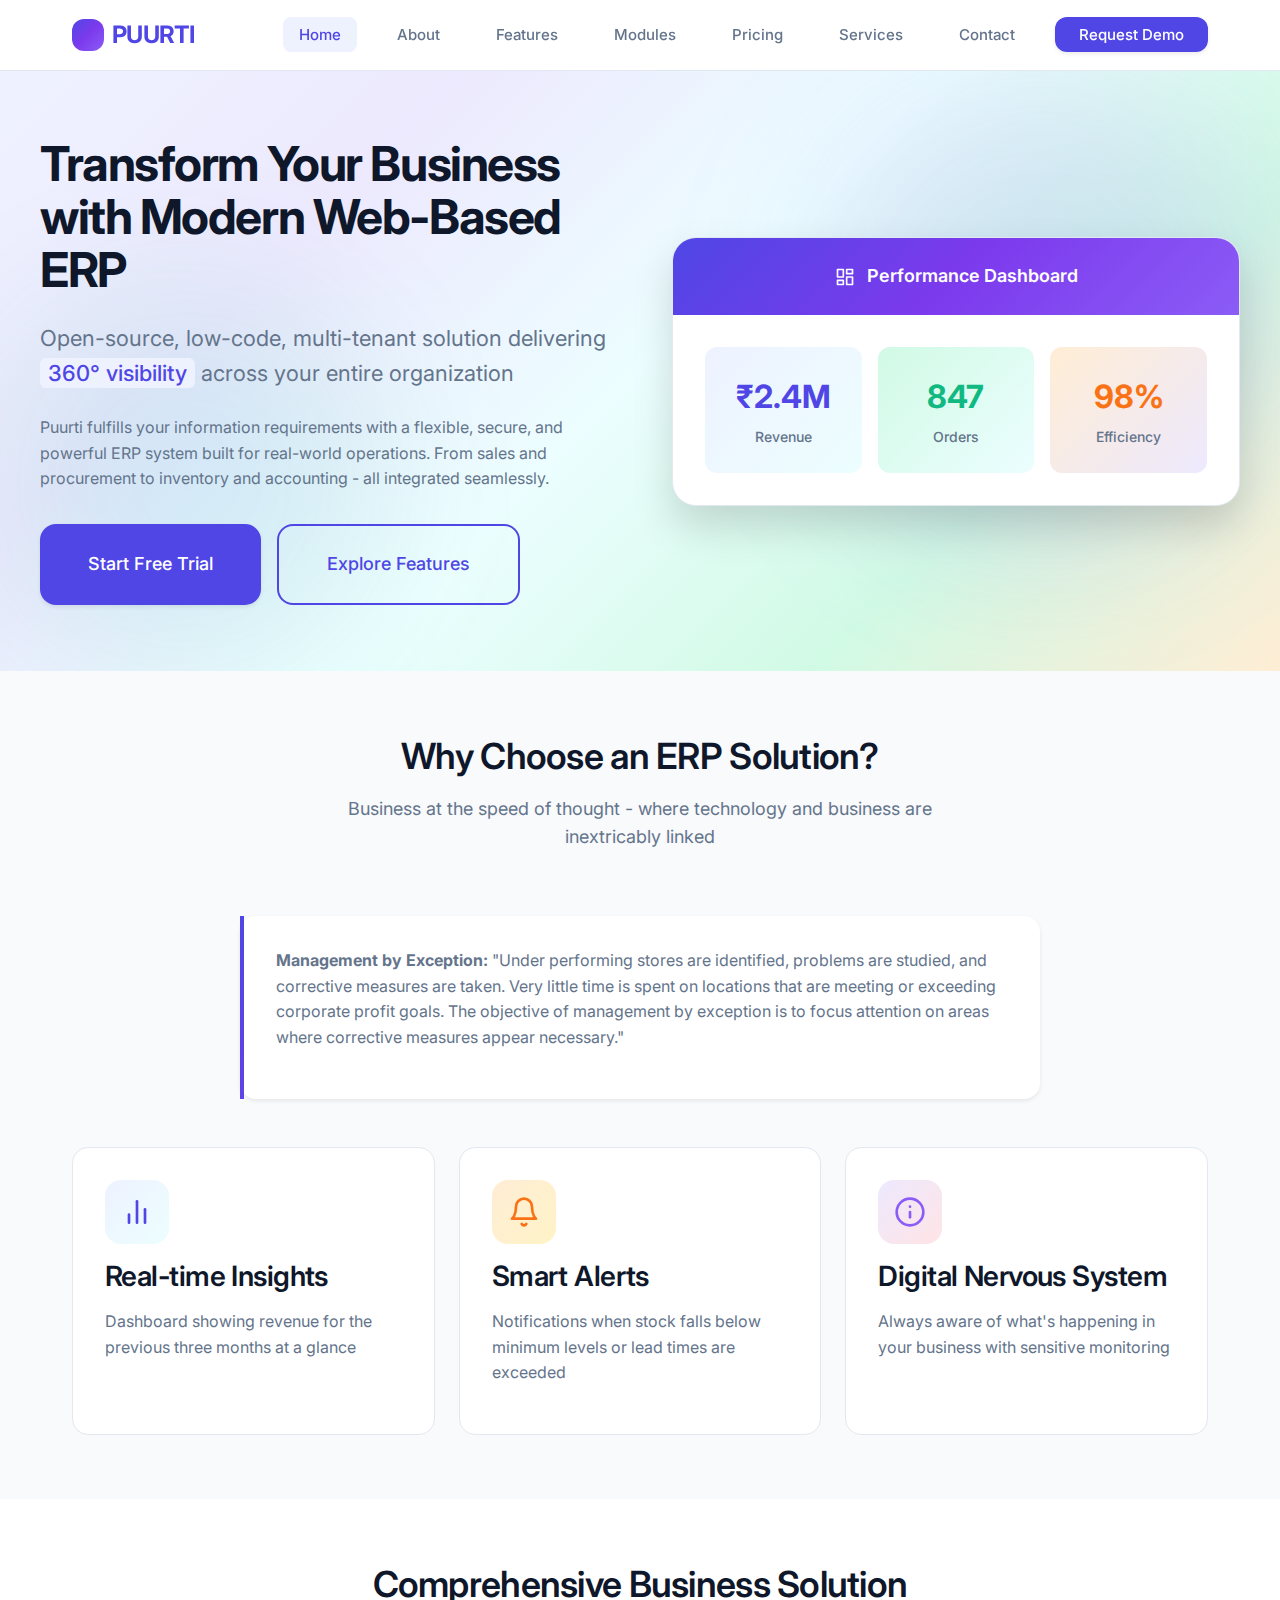
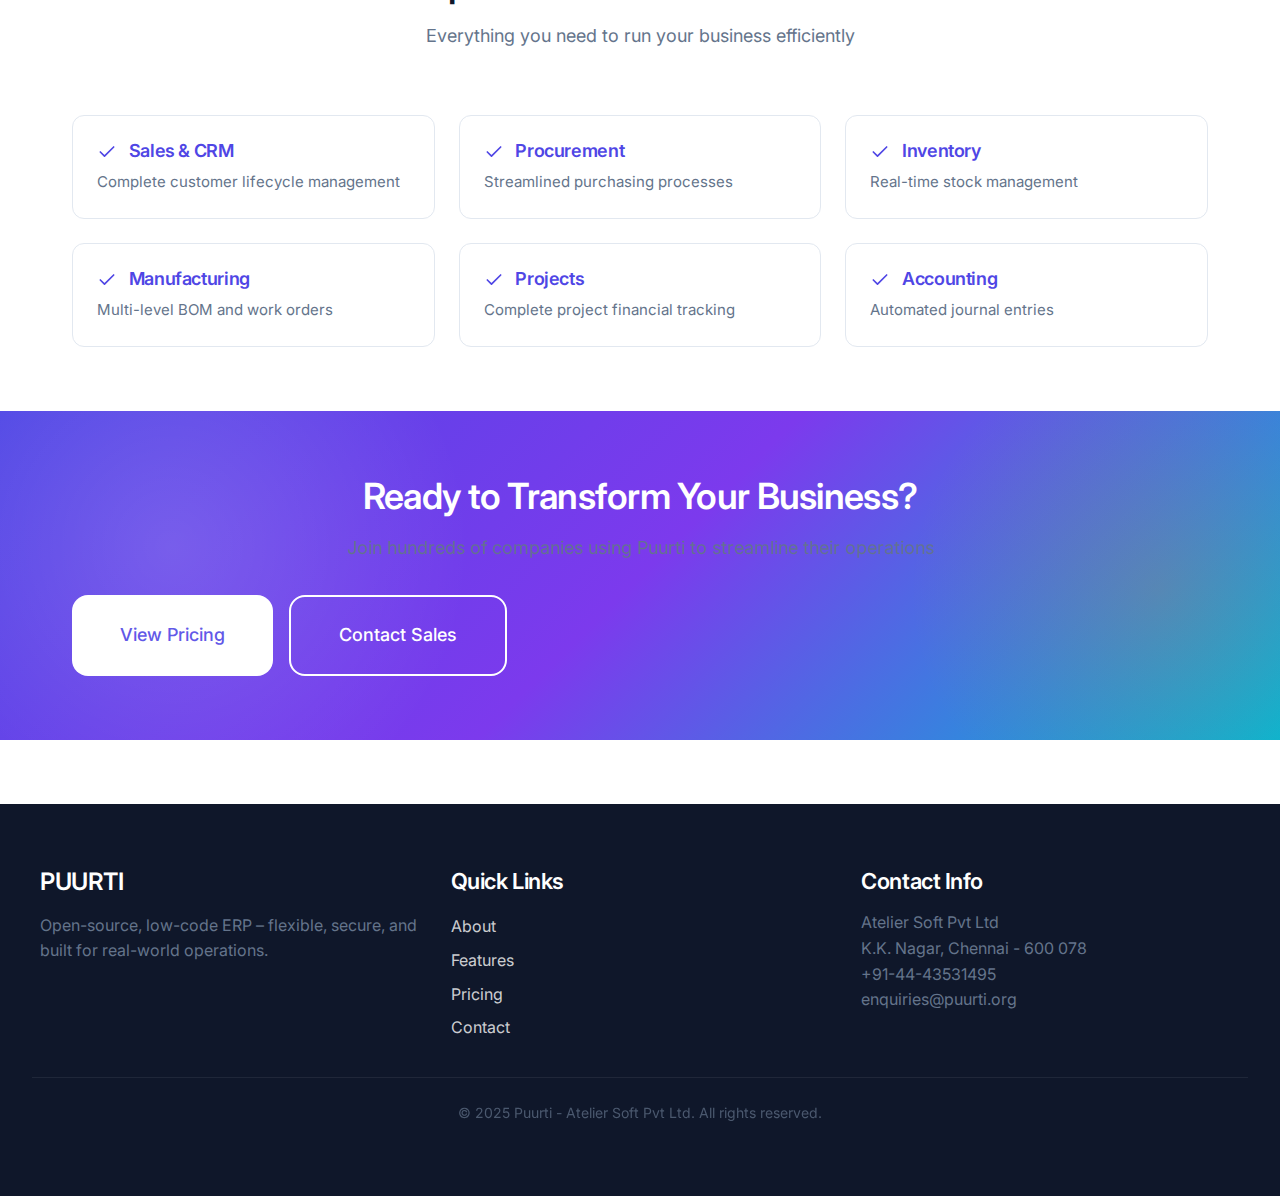
<file: index.html>
<!DOCTYPE html>
<html lang="en">
<head>
    <meta charset="UTF-8">
    <meta name="viewport" content="width=device-width, initial-scale=1.0">
    <title>Puurti - Modern Open Source Web ERP</title>
    <meta name="description" content="Puurti - Low-code ERP and professional services. Open-source, flexible, secure, and built for real-world operations.">
    <link rel="preconnect" href="https://fonts.googleapis.com">
    <link rel="preconnect" href="https://fonts.gstatic.com" crossorigin>
    <link href="https://fonts.googleapis.com/css2?family=Inter:wght@400;500;600;700&display=swap" rel="stylesheet">
    <link rel="stylesheet" href="css/styles.css">
</head>
<body>
    <!-- Navigation -->
    <nav class="navbar">
        <div class="nav-container">
            <a href="index.html" class="logo">PUURTI</a>
            <button class="mobile-toggle" onclick="toggleMenu()" aria-label="Toggle menu">
                <svg xmlns="http://www.w3.org/2000/svg" width="24" height="24" viewBox="0 0 24 24" fill="none" stroke="currentColor" stroke-width="2" stroke-linecap="round" stroke-linejoin="round">
                    <line x1="3" y1="12" x2="21" y2="12"></line>
                    <line x1="3" y1="6" x2="21" y2="6"></line>
                    <line x1="3" y1="18" x2="21" y2="18"></line>
                </svg>
            </button>
            <ul class="nav-menu" id="navMenu">
                <li><a href="index.html" class="nav-link active">Home</a></li>
                <li><a href="about.html" class="nav-link">About</a></li>
                <li><a href="features.html" class="nav-link">Features</a></li>
                <li><a href="modules.html" class="nav-link">Modules</a></li>
                <li><a href="pricing.html" class="nav-link">Pricing</a></li>
                <li><a href="services.html" class="nav-link">Services</a></li>
                <li><a href="contact.html" class="nav-link">Contact</a></li>
                <li><a href="contact.html" class="btn-demo">Request Demo</a></li>
            </ul>
        </div>
    </nav>

    <!-- Hero Section -->
    <section class="hero">
        <div class="hero-container">
            <div class="hero-content">
                <h1>Transform Your Business with Modern Web-Based ERP</h1>
                <p class="tagline">Open-source, low-code, multi-tenant solution delivering <span class="highlight">360° visibility</span> across your entire organization</p>
                <p>Puurti fulfills your information requirements with a flexible, secure, and powerful ERP system built for real-world operations. From sales and procurement to inventory and accounting - all integrated seamlessly.</p>
                <div class="cta-buttons">
                    <a href="contact.html" class="btn-primary btn-large">Start Free Trial</a>
                    <a href="features.html" class="btn-outline btn-large">Explore Features</a>
                </div>
            </div>
            <div class="hero-image">
                <div class="dashboard-preview">
                    <div class="dash-header">
                        <svg xmlns="http://www.w3.org/2000/svg" width="20" height="20" viewBox="0 0 24 24" fill="none" stroke="currentColor" stroke-width="2" stroke-linecap="round" stroke-linejoin="round" style="vertical-align: middle; margin-right: 8px;">
                            <rect x="3" y="3" width="7" height="9"></rect>
                            <rect x="14" y="3" width="7" height="5"></rect>
                            <rect x="14" y="12" width="7" height="9"></rect>
                            <rect x="3" y="16" width="7" height="5"></rect>
                        </svg>
                        Performance Dashboard
                    </div>
                    <div class="dash-content">
                        <div class="metric-card">
                            <span class="metric-value">₹2.4M</span>
                            <span class="metric-label">Revenue</span>
                        </div>
                        <div class="metric-card">
                            <span class="metric-value">847</span>
                            <span class="metric-label">Orders</span>
                        </div>
                        <div class="metric-card">
                            <span class="metric-value">98%</span>
                            <span class="metric-label">Efficiency</span>
                        </div>
                    </div>
                </div>
            </div>
        </div>
    </section>

    <!-- Why ERP Section -->
    <section class="why-erp">
        <div class="container">
            <h2 class="section-title">Why Choose an ERP Solution?</h2>
            <p class="section-subtitle">Business at the speed of thought - where technology and business are inextricably linked</p>

            <div class="quote-box">
                <p><strong>Management by Exception:</strong> "Under performing stores are identified, problems are studied, and corrective measures are taken. Very little time is spent on locations that are meeting or exceeding corporate profit goals. The objective of management by exception is to focus attention on areas where corrective measures appear necessary."</p>
            </div>

            <div class="benefits-grid">
                <div class="benefit-card">
                    <div class="benefit-icon">
                        <svg xmlns="http://www.w3.org/2000/svg" width="32" height="32" viewBox="0 0 24 24" fill="none" stroke="currentColor" stroke-width="2" stroke-linecap="round" stroke-linejoin="round">
                            <line x1="18" y1="20" x2="18" y2="10"></line>
                            <line x1="12" y1="20" x2="12" y2="4"></line>
                            <line x1="6" y1="20" x2="6" y2="14"></line>
                        </svg>
                    </div>
                    <h3>Real-time Insights</h3>
                    <p>Dashboard showing revenue for the previous three months at a glance</p>
                </div>
                <div class="benefit-card">
                    <div class="benefit-icon">
                        <svg xmlns="http://www.w3.org/2000/svg" width="32" height="32" viewBox="0 0 24 24" fill="none" stroke="currentColor" stroke-width="2" stroke-linecap="round" stroke-linejoin="round">
                            <path d="M18 8A6 6 0 0 0 6 8c0 7-3 9-3 9h18s-3-2-3-9"></path>
                            <path d="M13.73 21a2 2 0 0 1-3.46 0"></path>
                        </svg>
                    </div>
                    <h3>Smart Alerts</h3>
                    <p>Notifications when stock falls below minimum levels or lead times are exceeded</p>
                </div>
                <div class="benefit-card">
                    <div class="benefit-icon">
                        <svg xmlns="http://www.w3.org/2000/svg" width="32" height="32" viewBox="0 0 24 24" fill="none" stroke="currentColor" stroke-width="2" stroke-linecap="round" stroke-linejoin="round">
                            <circle cx="12" cy="12" r="10"></circle>
                            <line x1="12" y1="16" x2="12" y2="12"></line>
                            <line x1="12" y1="8" x2="12.01" y2="8"></line>
                        </svg>
                    </div>
                    <h3>Digital Nervous System</h3>
                    <p>Always aware of what's happening in your business with sensitive monitoring</p>
                </div>
            </div>
        </div>
    </section>

    <!-- Key Features Preview -->
    <section class="features-preview">
        <div class="container">
            <h2 class="section-title">Comprehensive Business Solution</h2>
            <p class="section-subtitle">Everything you need to run your business efficiently</p>
            <div class="features-grid">
                <div class="feature-item">
                    <h4>
                        <svg xmlns="http://www.w3.org/2000/svg" width="20" height="20" viewBox="0 0 24 24" fill="none" stroke="currentColor" stroke-width="2" stroke-linecap="round" stroke-linejoin="round" style="vertical-align: middle; margin-right: 8px;">
                            <polyline points="20 6 9 17 4 12"></polyline>
                        </svg>
                        Sales & CRM
                    </h4>
                    <p>Complete customer lifecycle management</p>
                </div>
                <div class="feature-item">
                    <h4>
                        <svg xmlns="http://www.w3.org/2000/svg" width="20" height="20" viewBox="0 0 24 24" fill="none" stroke="currentColor" stroke-width="2" stroke-linecap="round" stroke-linejoin="round" style="vertical-align: middle; margin-right: 8px;">
                            <polyline points="20 6 9 17 4 12"></polyline>
                        </svg>
                        Procurement
                    </h4>
                    <p>Streamlined purchasing processes</p>
                </div>
                <div class="feature-item">
                    <h4>
                        <svg xmlns="http://www.w3.org/2000/svg" width="20" height="20" viewBox="0 0 24 24" fill="none" stroke="currentColor" stroke-width="2" stroke-linecap="round" stroke-linejoin="round" style="vertical-align: middle; margin-right: 8px;">
                            <polyline points="20 6 9 17 4 12"></polyline>
                        </svg>
                        Inventory
                    </h4>
                    <p>Real-time stock management</p>
                </div>
                <div class="feature-item">
                    <h4>
                        <svg xmlns="http://www.w3.org/2000/svg" width="20" height="20" viewBox="0 0 24 24" fill="none" stroke="currentColor" stroke-width="2" stroke-linecap="round" stroke-linejoin="round" style="vertical-align: middle; margin-right: 8px;">
                            <polyline points="20 6 9 17 4 12"></polyline>
                        </svg>
                        Manufacturing
                    </h4>
                    <p>Multi-level BOM and work orders</p>
                </div>
                <div class="feature-item">
                    <h4>
                        <svg xmlns="http://www.w3.org/2000/svg" width="20" height="20" viewBox="0 0 24 24" fill="none" stroke="currentColor" stroke-width="2" stroke-linecap="round" stroke-linejoin="round" style="vertical-align: middle; margin-right: 8px;">
                            <polyline points="20 6 9 17 4 12"></polyline>
                        </svg>
                        Projects
                    </h4>
                    <p>Complete project financial tracking</p>
                </div>
                <div class="feature-item">
                    <h4>
                        <svg xmlns="http://www.w3.org/2000/svg" width="20" height="20" viewBox="0 0 24 24" fill="none" stroke="currentColor" stroke-width="2" stroke-linecap="round" stroke-linejoin="round" style="vertical-align: middle; margin-right: 8px;">
                            <polyline points="20 6 9 17 4 12"></polyline>
                        </svg>
                        Accounting
                    </h4>
                    <p>Automated journal entries</p>
                </div>
            </div>
        </div>
    </section>

    <!-- Call to Action -->
    <section class="cta-section">
        <div class="container">
            <h2>Ready to Transform Your Business?</h2>
            <p>Join hundreds of companies using Puurti to streamline their operations</p>
            <div class="cta-buttons">
                <a href="pricing.html" class="btn-secondary btn-large">View Pricing</a>
                <a href="contact.html" class="btn-outline btn-large" style="border-color: white; color: white;">Contact Sales</a>
            </div>
        </div>
    </section>

    <!-- Footer -->
    <footer class="footer">
        <div class="footer-content">
            <div class="footer-section">
                <h3>PUURTI</h3>
                <p>Open-source, low-code ERP – flexible, secure, and built for real-world operations.</p>
            </div>
            <div class="footer-section">
                <h4>Quick Links</h4>
                <ul>
                    <li><a href="about.html">About</a></li>
                    <li><a href="features.html">Features</a></li>
                    <li><a href="pricing.html">Pricing</a></li>
                    <li><a href="contact.html">Contact</a></li>
                </ul>
            </div>
            <div class="footer-section">
                <h4>Contact Info</h4>
                <p>Atelier Soft Pvt Ltd<br>
                K.K. Nagar, Chennai - 600 078<br>
                +91-44-43531495<br>
                enquiries@puurti.org</p>
            </div>
        </div>
        <div class="footer-bottom">
            <p>&copy; 2025 Puurti - Atelier Soft Pvt Ltd. All rights reserved.</p>
        </div>
    </footer>

    <script src="js/main.js"></script>
</body>
</html>
</file>
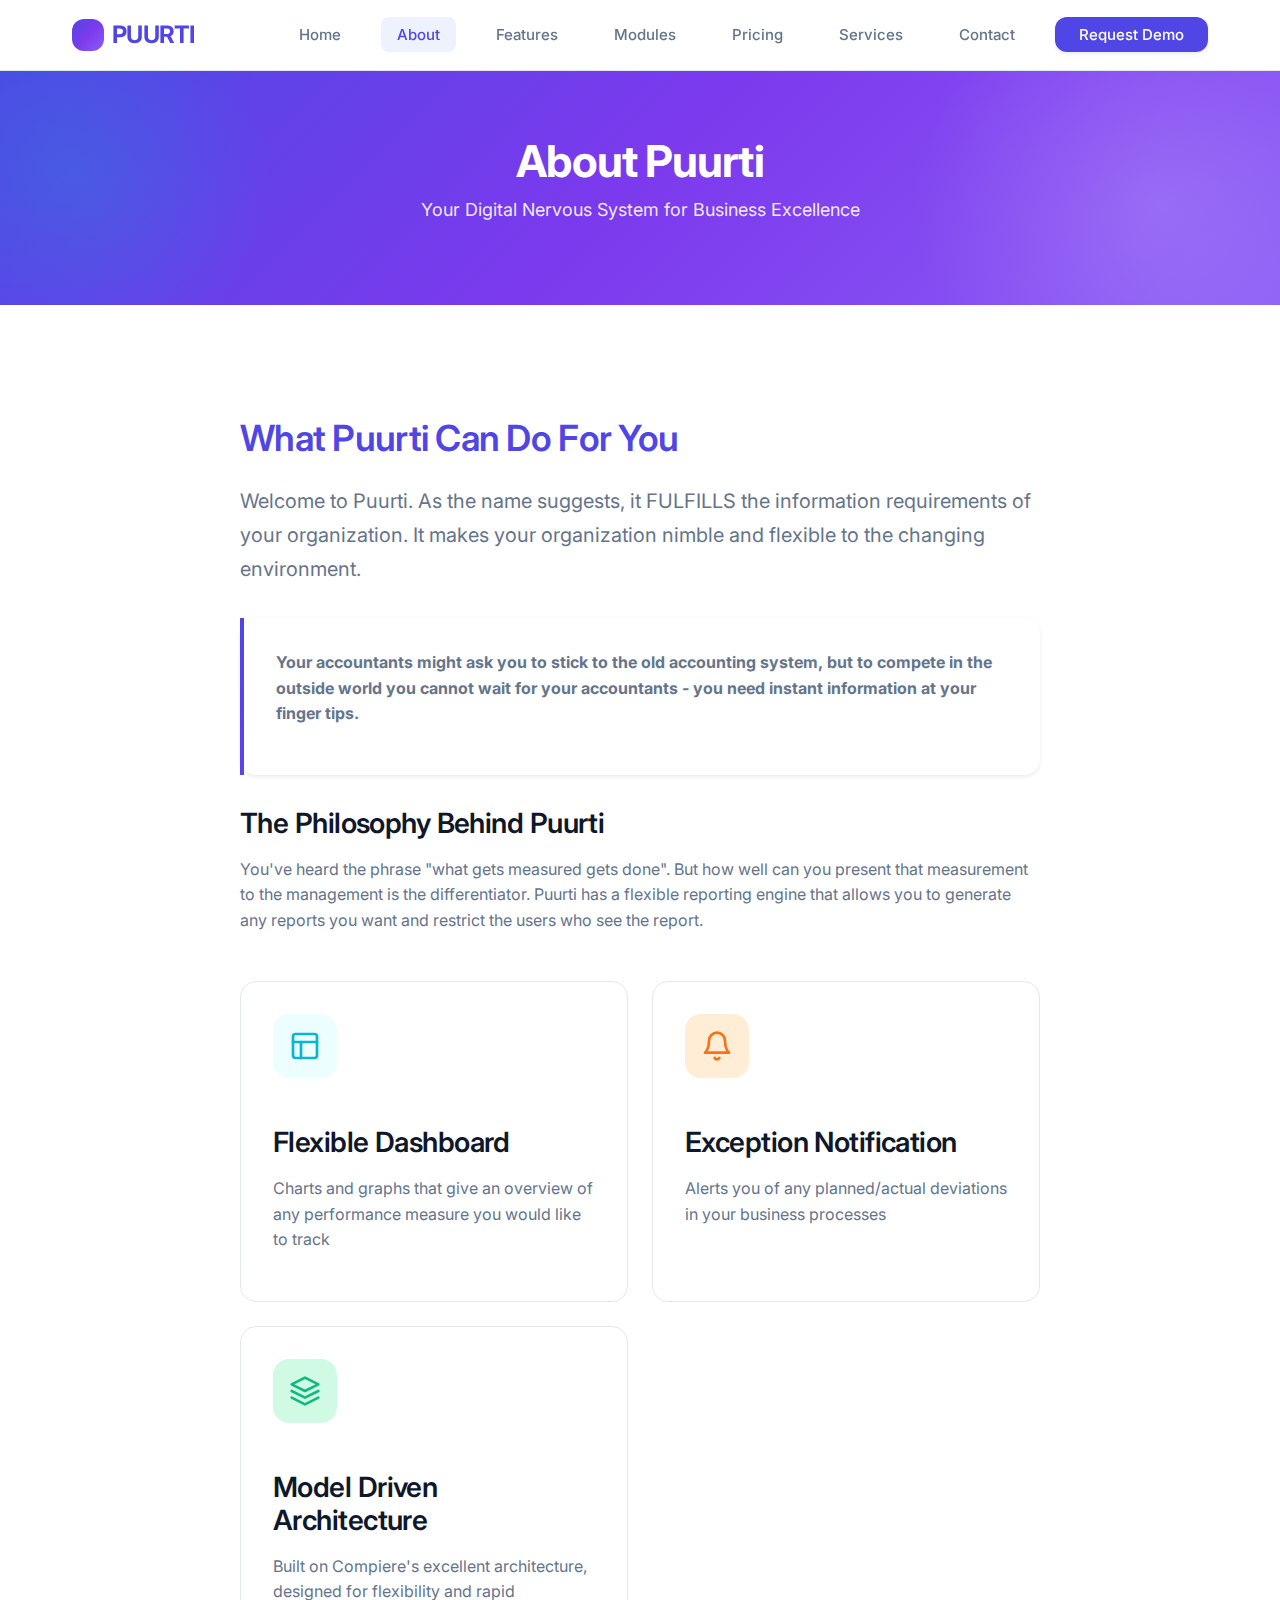
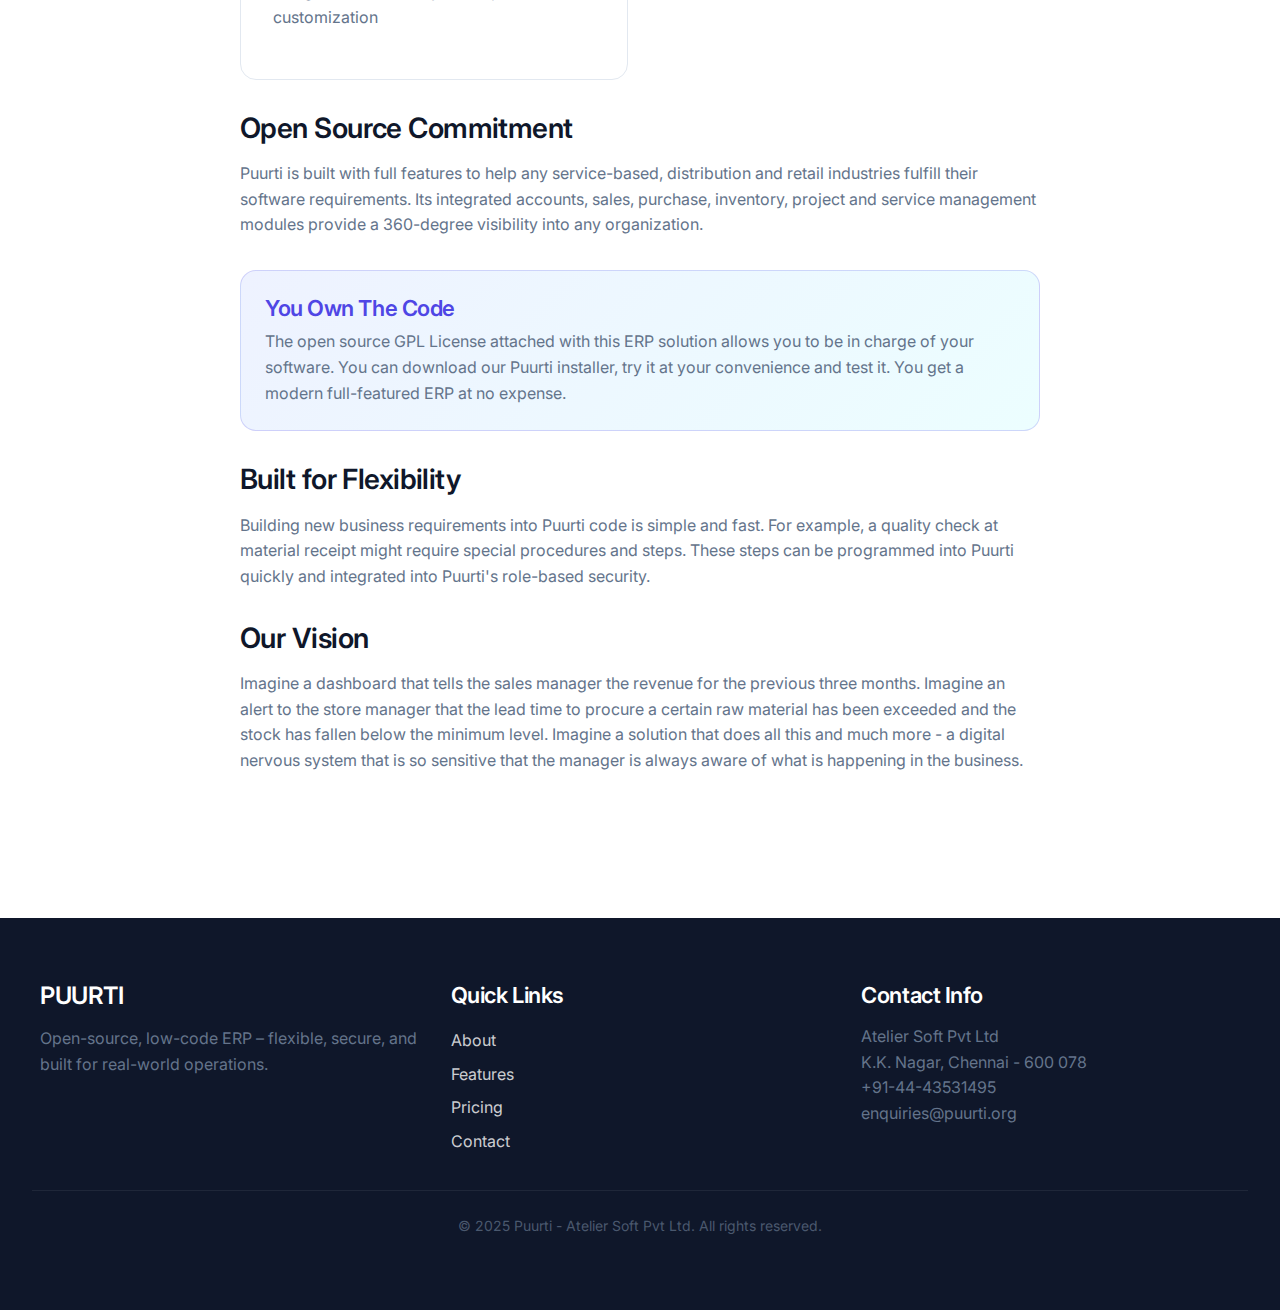
<file: about.html>
<!DOCTYPE html>
<html lang="en">
<head>
    <meta charset="UTF-8">
    <meta name="viewport" content="width=device-width, initial-scale=1.0">
    <title>About - Puurti ERP</title>
    <meta name="description" content="Learn about Puurti - Modern, flexible web ERP delivering complete business visibility.">
    <link rel="preconnect" href="https://fonts.googleapis.com">
    <link rel="preconnect" href="https://fonts.gstatic.com" crossorigin>
    <link href="https://fonts.googleapis.com/css2?family=Inter:wght@400;500;600;700&display=swap" rel="stylesheet">
    <link rel="stylesheet" href="css/styles.css">
</head>
<body>
    <!-- Navigation -->
    <nav class="navbar">
        <div class="nav-container">
            <a href="index.html" class="logo">PUURTI</a>
            <button class="mobile-toggle" onclick="toggleMenu()" aria-label="Toggle menu">
                <svg xmlns="http://www.w3.org/2000/svg" width="24" height="24" viewBox="0 0 24 24" fill="none" stroke="currentColor" stroke-width="2" stroke-linecap="round" stroke-linejoin="round">
                    <line x1="3" y1="12" x2="21" y2="12"></line>
                    <line x1="3" y1="6" x2="21" y2="6"></line>
                    <line x1="3" y1="18" x2="21" y2="18"></line>
                </svg>
            </button>
            <ul class="nav-menu" id="navMenu">
                <li><a href="index.html" class="nav-link">Home</a></li>
                <li><a href="about.html" class="nav-link active">About</a></li>
                <li><a href="features.html" class="nav-link">Features</a></li>
                <li><a href="modules.html" class="nav-link">Modules</a></li>
                <li><a href="pricing.html" class="nav-link">Pricing</a></li>
                <li><a href="services.html" class="nav-link">Services</a></li>
                <li><a href="contact.html" class="nav-link">Contact</a></li>
                <li><a href="contact.html" class="btn-demo">Request Demo</a></li>
            </ul>
        </div>
    </nav>

    <!-- Page Header -->
    <section class="page-header">
        <div class="container">
            <h1>About Puurti</h1>
            <p>Your Digital Nervous System for Business Excellence</p>
        </div>
    </section>

    <!-- About Content -->
    <section class="page-content">
        <div class="container">
            <div class="about-content">
                <h2>What Puurti Can Do For You</h2>
                <p class="lead">Welcome to Puurti. As the name suggests, it FULFILLS the information requirements of your organization. It makes your organization nimble and flexible to the changing environment.</p>

                <div class="quote-box">
                    <p><strong>Your accountants might ask you to stick to the old accounting system, but to compete in the outside world you cannot wait for your accountants - you need instant information at your finger tips.</strong></p>
                </div>

                <h3>The Philosophy Behind Puurti</h3>
                <p>You've heard the phrase "what gets measured gets done". But how well can you present that measurement to the management is the differentiator. Puurti has a flexible reporting engine that allows you to generate any reports you want and restrict the users who see the report.</p>

                <div class="features-grid">
                    <div class="feature-card">
                        <div class="feature-icon">
                            <svg xmlns="http://www.w3.org/2000/svg" width="32" height="32" viewBox="0 0 24 24" fill="none" stroke="currentColor" stroke-width="2" stroke-linecap="round" stroke-linejoin="round">
                                <rect x="3" y="3" width="18" height="18" rx="2" ry="2"></rect>
                                <line x1="3" y1="9" x2="21" y2="9"></line>
                                <line x1="9" y1="21" x2="9" y2="9"></line>
                            </svg>
                        </div>
                        <h3>Flexible Dashboard</h3>
                        <p>Charts and graphs that give an overview of any performance measure you would like to track</p>
                    </div>
                    <div class="feature-card">
                        <div class="feature-icon">
                            <svg xmlns="http://www.w3.org/2000/svg" width="32" height="32" viewBox="0 0 24 24" fill="none" stroke="currentColor" stroke-width="2" stroke-linecap="round" stroke-linejoin="round">
                                <path d="M18 8A6 6 0 0 0 6 8c0 7-3 9-3 9h18s-3-2-3-9"></path>
                                <path d="M13.73 21a2 2 0 0 1-3.46 0"></path>
                            </svg>
                        </div>
                        <h3>Exception Notification</h3>
                        <p>Alerts you of any planned/actual deviations in your business processes</p>
                    </div>
                    <div class="feature-card">
                        <div class="feature-icon">
                            <svg xmlns="http://www.w3.org/2000/svg" width="32" height="32" viewBox="0 0 24 24" fill="none" stroke="currentColor" stroke-width="2" stroke-linecap="round" stroke-linejoin="round">
                                <polygon points="12 2 2 7 12 12 22 7 12 2"></polygon>
                                <polyline points="2 17 12 22 22 17"></polyline>
                                <polyline points="2 12 12 17 22 12"></polyline>
                            </svg>
                        </div>
                        <h3>Model Driven Architecture</h3>
                        <p>Built on Compiere's excellent architecture, designed for flexibility and rapid customization</p>
                    </div>
                </div>

                <h3>Open Source Commitment</h3>
                <p>Puurti is built with full features to help any service-based, distribution and retail industries fulfill their software requirements. Its integrated accounts, sales, purchase, inventory, project and service management modules provide a 360-degree visibility into any organization.</p>

                <div class="highlight-box">
                    <h4 style="color: var(--primary); margin-bottom: var(--spacing-sm);">You Own The Code</h4>
                    <p style="margin-bottom: 0;">The open source GPL License attached with this ERP solution allows you to be in charge of your software. You can download our Puurti installer, try it at your convenience and test it. You get a modern full-featured ERP at no expense.</p>
                </div>

                <h3>Built for Flexibility</h3>
                <p>Building new business requirements into Puurti code is simple and fast. For example, a quality check at material receipt might require special procedures and steps. These steps can be programmed into Puurti quickly and integrated into Puurti's role-based security.</p>

                <h3>Our Vision</h3>
                <p>Imagine a dashboard that tells the sales manager the revenue for the previous three months. Imagine an alert to the store manager that the lead time to procure a certain raw material has been exceeded and the stock has fallen below the minimum level. Imagine a solution that does all this and much more - a digital nervous system that is so sensitive that the manager is always aware of what is happening in the business.</p>
            </div>
        </div>
    </section>

    <!-- Footer -->
    <footer class="footer">
        <div class="footer-content">
            <div class="footer-section">
                <h3>PUURTI</h3>
                <p>Open-source, low-code ERP – flexible, secure, and built for real-world operations.</p>
            </div>
            <div class="footer-section">
                <h4>Quick Links</h4>
                <ul>
                    <li><a href="about.html">About</a></li>
                    <li><a href="features.html">Features</a></li>
                    <li><a href="pricing.html">Pricing</a></li>
                    <li><a href="contact.html">Contact</a></li>
                </ul>
            </div>
            <div class="footer-section">
                <h4>Contact Info</h4>
                <p>Atelier Soft Pvt Ltd<br>
                K.K. Nagar, Chennai - 600 078<br>
                +91-44-43531495<br>
                enquiries@puurti.org</p>
            </div>
        </div>
        <div class="footer-bottom">
            <p>&copy; 2025 Puurti - Atelier Soft Pvt Ltd. All rights reserved.</p>
        </div>
    </footer>

    <script src="js/main.js"></script>
</body>
</html>
</file>
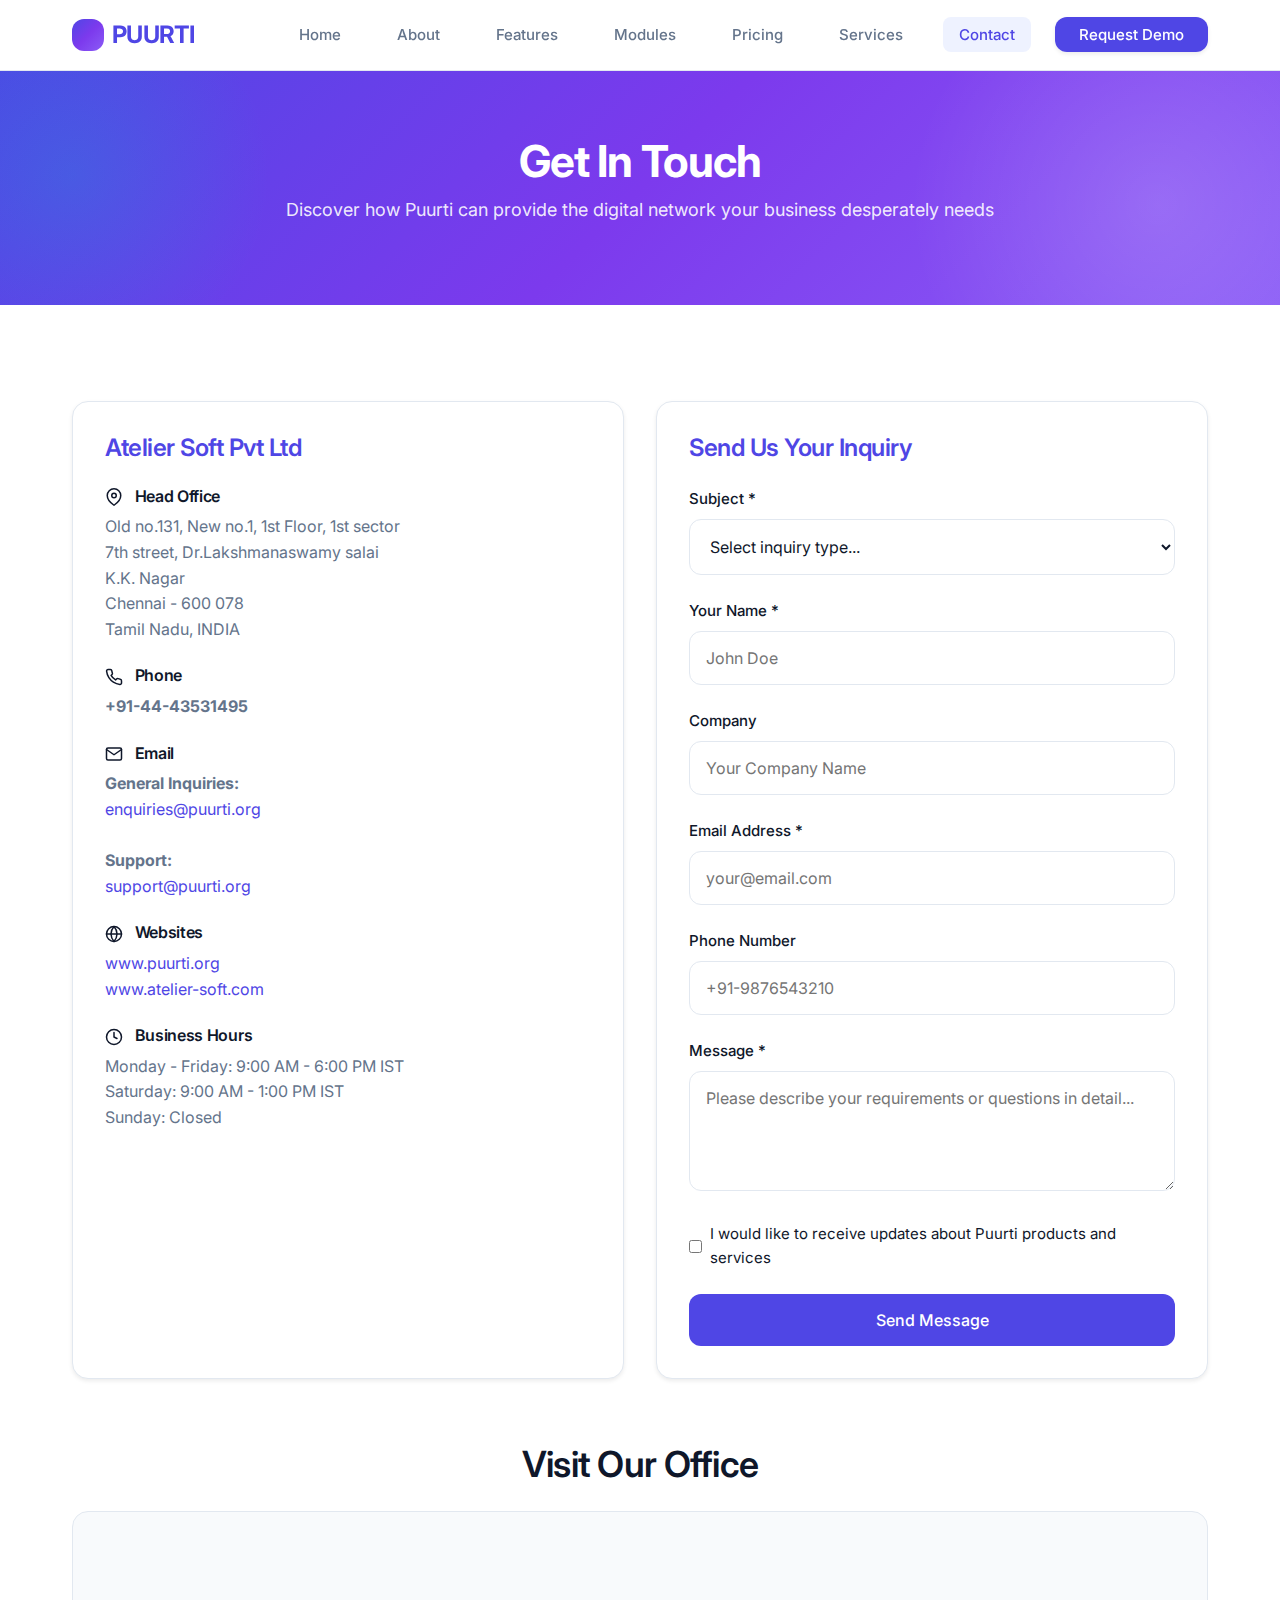
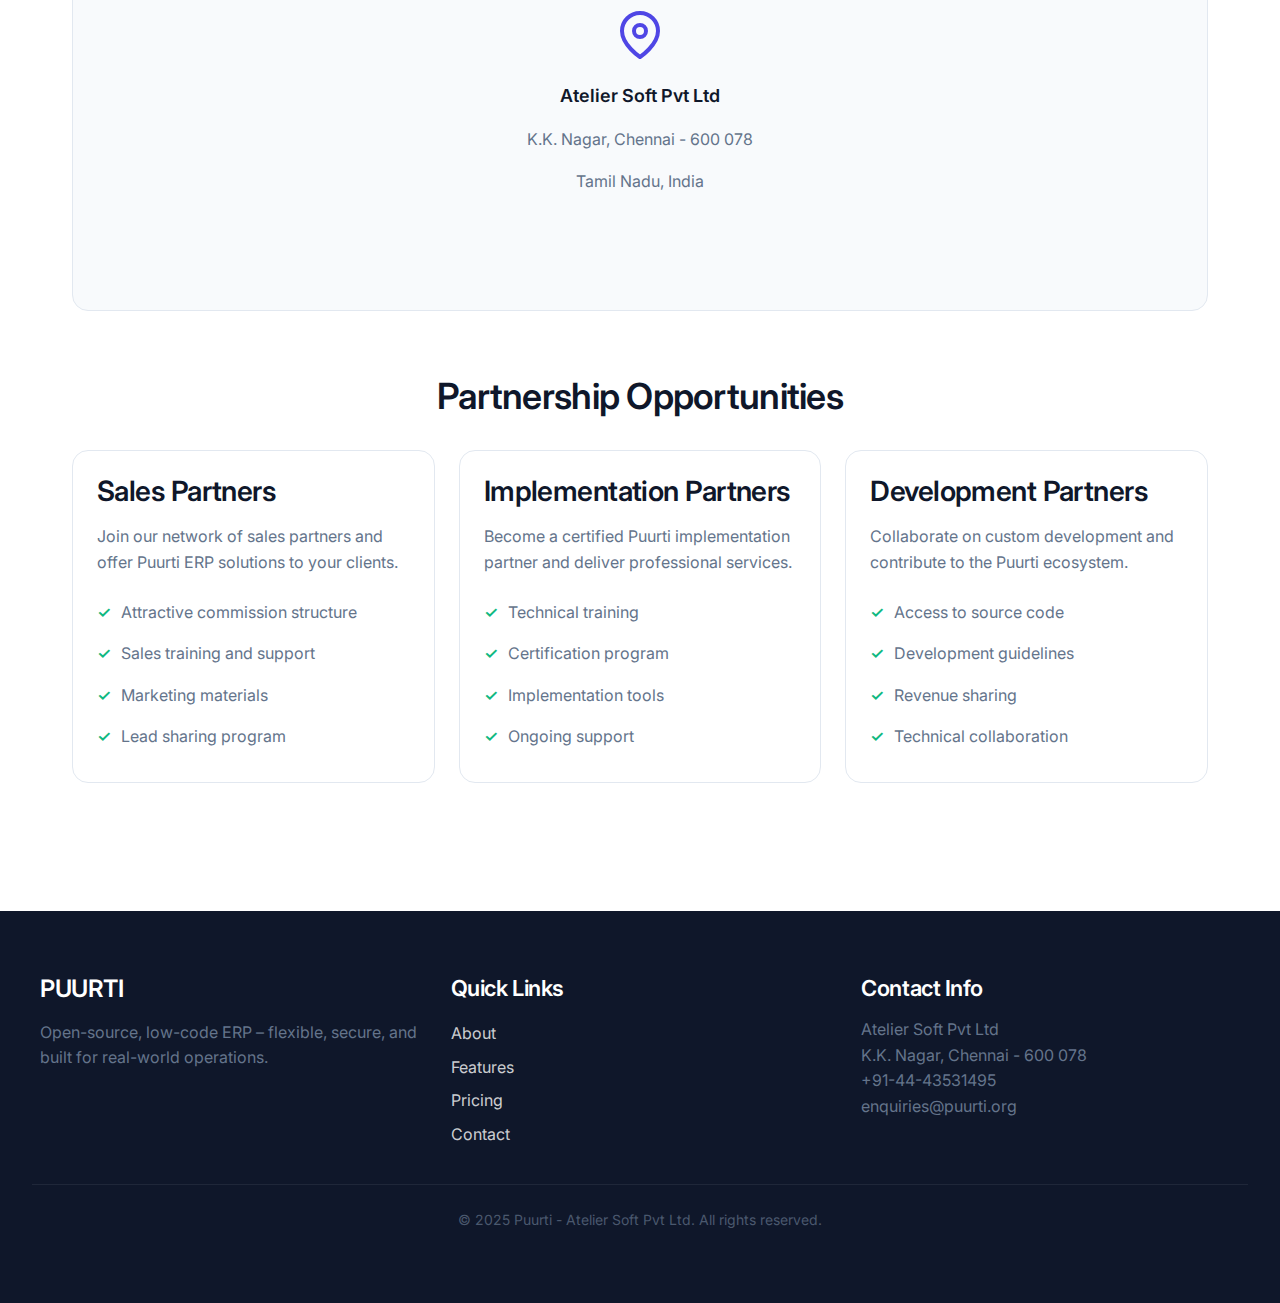
<file: contact.html>
<!DOCTYPE html>
<html lang="en">
<head>
    <meta charset="UTF-8">
    <meta name="viewport" content="width=device-width, initial-scale=1.0">
    <title>Contact - Puurti ERP</title>
    <meta name="description" content="Contact Puurti for ERP implementation, support, and partnership opportunities.">
    <link rel="preconnect" href="https://fonts.googleapis.com">
    <link rel="preconnect" href="https://fonts.gstatic.com" crossorigin>
    <link href="https://fonts.googleapis.com/css2?family=Inter:wght@400;500;600;700&display=swap" rel="stylesheet">
    <link rel="stylesheet" href="css/styles.css">
</head>
<body>
    <!-- Navigation -->
    <nav class="navbar">
        <div class="nav-container">
            <a href="index.html" class="logo">PUURTI</a>
            <button class="mobile-toggle" onclick="toggleMenu()" aria-label="Toggle menu">
                <svg xmlns="http://www.w3.org/2000/svg" width="24" height="24" viewBox="0 0 24 24" fill="none" stroke="currentColor" stroke-width="2" stroke-linecap="round" stroke-linejoin="round">
                    <line x1="3" y1="12" x2="21" y2="12"></line>
                    <line x1="3" y1="6" x2="21" y2="6"></line>
                    <line x1="3" y1="18" x2="21" y2="18"></line>
                </svg>
            </button>
            <ul class="nav-menu" id="navMenu">
                <li><a href="index.html" class="nav-link">Home</a></li>
                <li><a href="about.html" class="nav-link">About</a></li>
                <li><a href="features.html" class="nav-link">Features</a></li>
                <li><a href="modules.html" class="nav-link">Modules</a></li>
                <li><a href="pricing.html" class="nav-link">Pricing</a></li>
                <li><a href="services.html" class="nav-link">Services</a></li>
                <li><a href="contact.html" class="nav-link active">Contact</a></li>
                <li><a href="contact.html" class="btn-demo">Request Demo</a></li>
            </ul>
        </div>
    </nav>

    <!-- Page Header -->
    <section class="page-header">
        <div class="container">
            <h1>Get In Touch</h1>
            <p>Discover how Puurti can provide the digital network your business desperately needs</p>
        </div>
    </section>

    <!-- Contact Content -->
    <section class="page-content">
        <div class="container">
            <div class="contact-grid">

                <div class="contact-info">
                    <h3>Atelier Soft Pvt Ltd</h3>

                    <div class="contact-item">
                        <h4>
                            <svg xmlns="http://www.w3.org/2000/svg" width="18" height="18" viewBox="0 0 24 24" fill="none" stroke="currentColor" stroke-width="2" stroke-linecap="round" stroke-linejoin="round" style="vertical-align: middle; margin-right: 8px;">
                                <path d="M21 10c0 7-9 13-9 13s-9-6-9-13a9 9 0 0 1 18 0z"></path>
                                <circle cx="12" cy="10" r="3"></circle>
                            </svg>
                            Head Office
                        </h4>
                        <p style="color: var(--muted-foreground);">
                            Old no.131, New no.1, 1st Floor, 1st sector<br>
                            7th street, Dr.Lakshmanaswamy salai<br>
                            K.K. Nagar<br>
                            Chennai - 600 078<br>
                            Tamil Nadu, INDIA
                        </p>
                    </div>

                    <div class="contact-item">
                        <h4>
                            <svg xmlns="http://www.w3.org/2000/svg" width="18" height="18" viewBox="0 0 24 24" fill="none" stroke="currentColor" stroke-width="2" stroke-linecap="round" stroke-linejoin="round" style="vertical-align: middle; margin-right: 8px;">
                                <path d="M22 16.92v3a2 2 0 0 1-2.18 2 19.79 19.79 0 0 1-8.63-3.07 19.5 19.5 0 0 1-6-6 19.79 19.79 0 0 1-3.07-8.67A2 2 0 0 1 4.11 2h3a2 2 0 0 1 2 1.72 12.84 12.84 0 0 0 .7 2.81 2 2 0 0 1-.45 2.11L8.09 9.91a16 16 0 0 0 6 6l1.27-1.27a2 2 0 0 1 2.11-.45 12.84 12.84 0 0 0 2.81.7A2 2 0 0 1 22 16.92z"></path>
                            </svg>
                            Phone
                        </h4>
                        <p><strong>+91-44-43531495</strong></p>
                    </div>

                    <div class="contact-item">
                        <h4>
                            <svg xmlns="http://www.w3.org/2000/svg" width="18" height="18" viewBox="0 0 24 24" fill="none" stroke="currentColor" stroke-width="2" stroke-linecap="round" stroke-linejoin="round" style="vertical-align: middle; margin-right: 8px;">
                                <path d="M4 4h16c1.1 0 2 .9 2 2v12c0 1.1-.9 2-2 2H4c-1.1 0-2-.9-2-2V6c0-1.1.9-2 2-2z"></path>
                                <polyline points="22,6 12,13 2,6"></polyline>
                            </svg>
                            Email
                        </h4>
                        <p style="color: var(--muted-foreground);">
                            <strong>General Inquiries:</strong><br>
                            <a href="mailto:enquiries@puurti.org">enquiries@puurti.org</a><br><br>
                            <strong>Support:</strong><br>
                            <a href="mailto:support@puurti.org">support@puurti.org</a>
                        </p>
                    </div>

                    <div class="contact-item">
                        <h4>
                            <svg xmlns="http://www.w3.org/2000/svg" width="18" height="18" viewBox="0 0 24 24" fill="none" stroke="currentColor" stroke-width="2" stroke-linecap="round" stroke-linejoin="round" style="vertical-align: middle; margin-right: 8px;">
                                <circle cx="12" cy="12" r="10"></circle>
                                <line x1="2" y1="12" x2="22" y2="12"></line>
                                <path d="M12 2a15.3 15.3 0 0 1 4 10 15.3 15.3 0 0 1-4 10 15.3 15.3 0 0 1-4-10 15.3 15.3 0 0 1 4-10z"></path>
                            </svg>
                            Websites
                        </h4>
                        <p>
                            <a href="https://www.puurti.org" target="_blank">www.puurti.org</a><br>
                            <a href="https://www.atelier-soft.com" target="_blank">www.atelier-soft.com</a>
                        </p>
                    </div>

                    <div class="contact-item">
                        <h4>
                            <svg xmlns="http://www.w3.org/2000/svg" width="18" height="18" viewBox="0 0 24 24" fill="none" stroke="currentColor" stroke-width="2" stroke-linecap="round" stroke-linejoin="round" style="vertical-align: middle; margin-right: 8px;">
                                <circle cx="12" cy="12" r="10"></circle>
                                <polyline points="12 6 12 12 16 14"></polyline>
                            </svg>
                            Business Hours
                        </h4>
                        <p style="color: var(--muted-foreground);">
                            Monday - Friday: 9:00 AM - 6:00 PM IST<br>
                            Saturday: 9:00 AM - 1:00 PM IST<br>
                            Sunday: Closed
                        </p>
                    </div>
                </div>

                <div class="contact-form">
                    <h3>Send Us Your Inquiry</h3>
                    <form id="contactForm" onsubmit="handleContactForm(event)">

                        <div class="form-group">
                            <label for="subject">Subject *</label>
                            <select id="subject" name="subject" required>
                                <option value="">Select inquiry type...</option>
                                <option value="module-enhancement">PUURTI module enhancement</option>
                                <option value="implementation">PUURTI implementation</option>
                                <option value="partnership-sales">Partnership - Sales</option>
                                <option value="partnership-implementation">Partnership - Implementation</option>
                                <option value="partnership-development">Partnership - Development</option>
                                <option value="demo">Request Demo</option>
                                <option value="support">Technical Support</option>
                                <option value="others">Others</option>
                            </select>
                        </div>

                        <div class="form-group">
                            <label for="name">Your Name *</label>
                            <input type="text" id="name" name="name" required placeholder="John Doe">
                        </div>

                        <div class="form-group">
                            <label for="company">Company</label>
                            <input type="text" id="company" name="company" placeholder="Your Company Name">
                        </div>

                        <div class="form-group">
                            <label for="email">Email Address *</label>
                            <input type="email" id="email" name="email" required placeholder="your@email.com">
                        </div>

                        <div class="form-group">
                            <label for="phone">Phone Number</label>
                            <input type="tel" id="phone" name="phone" placeholder="+91-9876543210">
                        </div>

                        <div class="form-group">
                            <label for="message">Message *</label>
                            <textarea id="message" name="message" required placeholder="Please describe your requirements or questions in detail..."></textarea>
                        </div>

                        <div class="form-group">
                            <label style="display: flex; align-items: center; gap: var(--spacing-sm); cursor: pointer;">
                                <input type="checkbox" name="newsletter" value="yes" style="width: auto; margin: 0;">
                                <span style="color: var(--foreground); font-weight: 400;">I would like to receive updates about Puurti products and services</span>
                            </label>
                        </div>

                        <button type="submit" class="btn-submit">Send Message</button>
                    </form>
                </div>

            </div>

            <div class="map-section" style="margin-top: var(--spacing-3xl);">
                <h2 style="text-align: center; color: var(--foreground); margin-bottom: var(--spacing-lg);">Visit Our Office</h2>
                <div class="map-container">
                    <!-- Placeholder for map - in production, add Google Maps embed -->
                    <div style="background: var(--muted); height: 400px; display: flex; align-items: center; justify-content: center; border-radius: var(--radius-lg); border: 1px solid var(--border);">
                        <div style="text-align: center;">
                            <svg xmlns="http://www.w3.org/2000/svg" width="48" height="48" viewBox="0 0 24 24" fill="none" stroke="var(--primary)" stroke-width="2" stroke-linecap="round" stroke-linejoin="round" style="margin-bottom: var(--spacing-md);">
                                <path d="M21 10c0 7-9 13-9 13s-9-6-9-13a9 9 0 0 1 18 0z"></path>
                                <circle cx="12" cy="10" r="3"></circle>
                            </svg>
                            <p style="font-size: 1.125rem; color: var(--foreground); font-weight: 600;">Atelier Soft Pvt Ltd</p>
                            <p style="color: var(--muted-foreground);">K.K. Nagar, Chennai - 600 078</p>
                            <p style="color: var(--muted-foreground);">Tamil Nadu, India</p>
                        </div>
                    </div>
                </div>
            </div>

            <div class="partnership-section" style="margin-top: var(--spacing-3xl);">
                <h2 style="text-align: center; color: var(--foreground); margin-bottom: var(--spacing-lg);">Partnership Opportunities</h2>
                <div class="partnership-cards">
                    <div class="partnership-card">
                        <h3>Sales Partners</h3>
                        <p>Join our network of sales partners and offer Puurti ERP solutions to your clients.</p>
                        <ul class="feature-list">
                            <li>Attractive commission structure</li>
                            <li>Sales training and support</li>
                            <li>Marketing materials</li>
                            <li>Lead sharing program</li>
                        </ul>
                    </div>
                    <div class="partnership-card">
                        <h3>Implementation Partners</h3>
                        <p>Become a certified Puurti implementation partner and deliver professional services.</p>
                        <ul class="feature-list">
                            <li>Technical training</li>
                            <li>Certification program</li>
                            <li>Implementation tools</li>
                            <li>Ongoing support</li>
                        </ul>
                    </div>
                    <div class="partnership-card">
                        <h3>Development Partners</h3>
                        <p>Collaborate on custom development and contribute to the Puurti ecosystem.</p>
                        <ul class="feature-list">
                            <li>Access to source code</li>
                            <li>Development guidelines</li>
                            <li>Revenue sharing</li>
                            <li>Technical collaboration</li>
                        </ul>
                    </div>
                </div>
            </div>
        </div>
    </section>

    <!-- Footer -->
    <footer class="footer">
        <div class="footer-content">
            <div class="footer-section">
                <h3>PUURTI</h3>
                <p>Open-source, low-code ERP – flexible, secure, and built for real-world operations.</p>
            </div>
            <div class="footer-section">
                <h4>Quick Links</h4>
                <ul>
                    <li><a href="about.html">About</a></li>
                    <li><a href="features.html">Features</a></li>
                    <li><a href="pricing.html">Pricing</a></li>
                    <li><a href="contact.html">Contact</a></li>
                </ul>
            </div>
            <div class="footer-section">
                <h4>Contact Info</h4>
                <p>Atelier Soft Pvt Ltd<br>
                K.K. Nagar, Chennai - 600 078<br>
                +91-44-43531495<br>
                enquiries@puurti.org</p>
            </div>
        </div>
        <div class="footer-bottom">
            <p>&copy; 2025 Puurti - Atelier Soft Pvt Ltd. All rights reserved.</p>
        </div>
    </footer>

    <script src="js/main.js"></script>
</body>
</html>
</file>
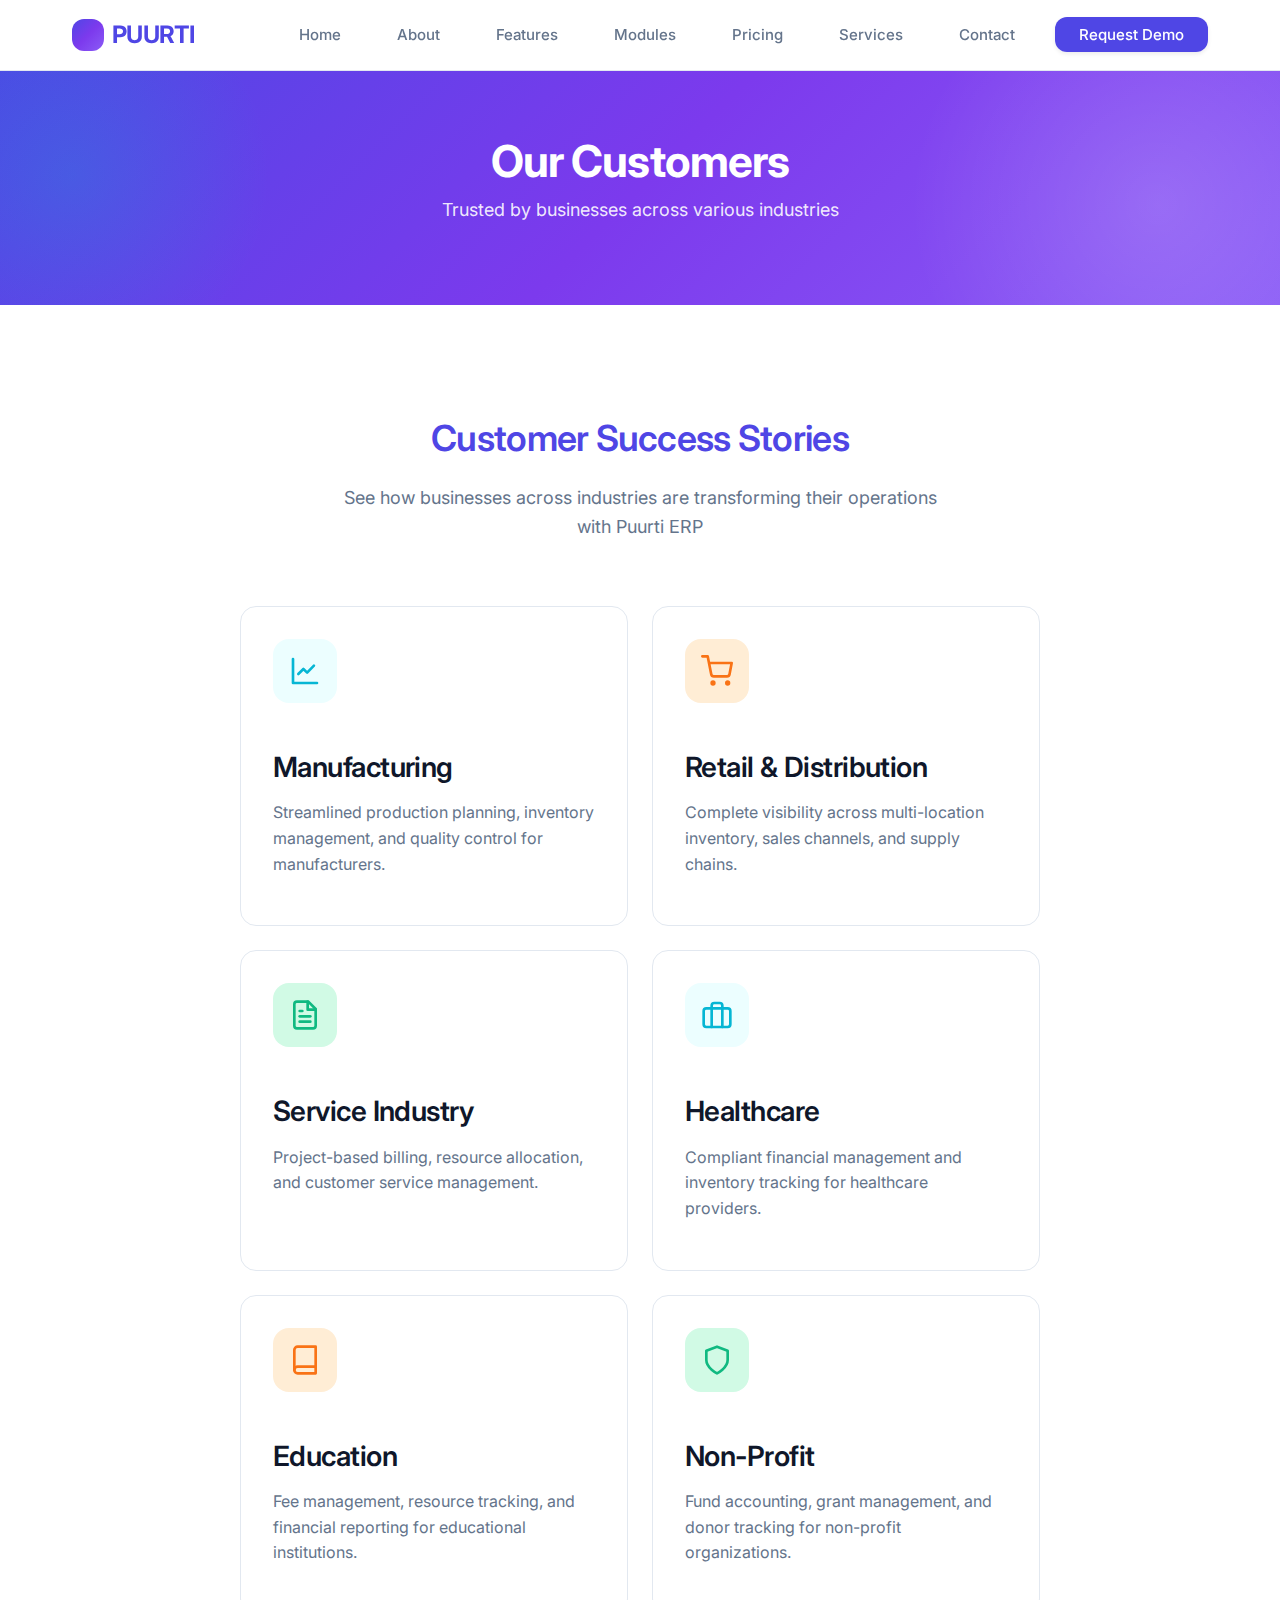
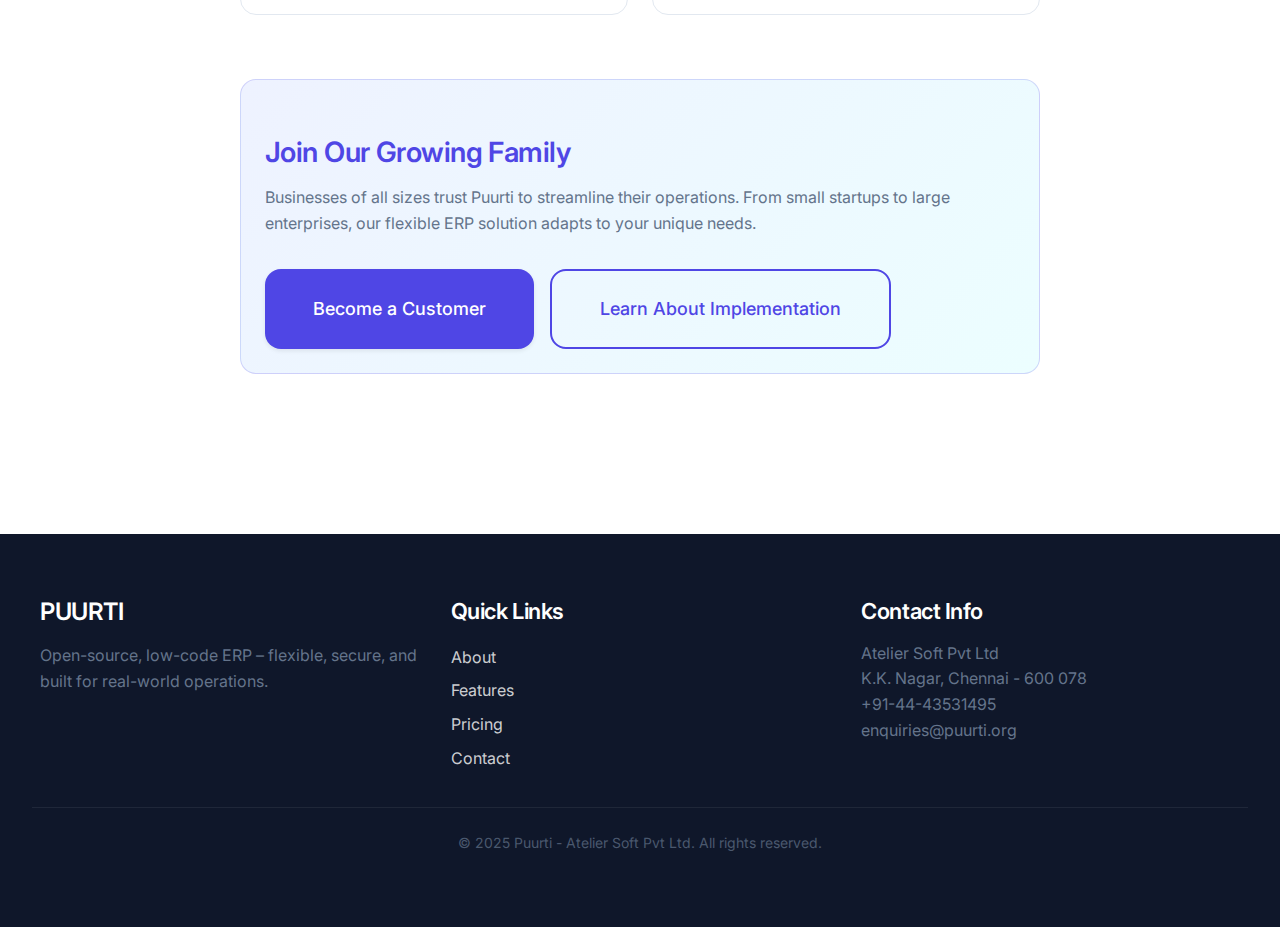
<file: customers.html>
<!DOCTYPE html>
<html lang="en">
<head>
    <meta charset="UTF-8">
    <meta name="viewport" content="width=device-width, initial-scale=1.0">
    <title>Customers - Puurti ERP</title>
    <meta name="description" content="See how businesses across industries are transforming their operations with Puurti ERP.">
    <link rel="preconnect" href="https://fonts.googleapis.com">
    <link rel="preconnect" href="https://fonts.gstatic.com" crossorigin>
    <link href="https://fonts.googleapis.com/css2?family=Inter:wght@400;500;600;700&display=swap" rel="stylesheet">
    <link rel="stylesheet" href="css/styles.css">
</head>
<body>
    <!-- Navigation -->
    <nav class="navbar">
        <div class="nav-container">
            <a href="index.html" class="logo">PUURTI</a>
            <button class="mobile-toggle" onclick="toggleMenu()" aria-label="Toggle menu">
                <svg xmlns="http://www.w3.org/2000/svg" width="24" height="24" viewBox="0 0 24 24" fill="none" stroke="currentColor" stroke-width="2" stroke-linecap="round" stroke-linejoin="round">
                    <line x1="3" y1="12" x2="21" y2="12"></line>
                    <line x1="3" y1="6" x2="21" y2="6"></line>
                    <line x1="3" y1="18" x2="21" y2="18"></line>
                </svg>
            </button>
            <ul class="nav-menu" id="navMenu">
                <li><a href="index.html" class="nav-link">Home</a></li>
                <li><a href="about.html" class="nav-link">About</a></li>
                <li><a href="features.html" class="nav-link">Features</a></li>
                <li><a href="modules.html" class="nav-link">Modules</a></li>
                <li><a href="pricing.html" class="nav-link">Pricing</a></li>
                <li><a href="services.html" class="nav-link">Services</a></li>
                <li><a href="contact.html" class="nav-link">Contact</a></li>
                <li><a href="contact.html" class="btn-demo">Request Demo</a></li>
            </ul>
        </div>
    </nav>

    <!-- Page Header -->
    <section class="page-header">
        <div class="container">
            <h1>Our Customers</h1>
            <p>Trusted by businesses across various industries</p>
        </div>
    </section>

    <!-- Customers Content -->
    <section class="page-content">
        <div class="container">
            <div class="about-content">
                <h2 style="text-align: center;">Customer Success Stories</h2>
                <p class="section-subtitle">See how businesses across industries are transforming their operations with Puurti ERP</p>

                <div class="features-grid">
                    <div class="feature-card">
                        <div class="feature-icon">
                            <svg xmlns="http://www.w3.org/2000/svg" width="32" height="32" viewBox="0 0 24 24" fill="none" stroke="currentColor" stroke-width="2" stroke-linecap="round" stroke-linejoin="round">
                                <path d="M3 3v18h18"></path>
                                <path d="M18.7 8l-5.1 5.2-2.8-2.7L7 14.3"></path>
                            </svg>
                        </div>
                        <h3>Manufacturing</h3>
                        <p>Streamlined production planning, inventory management, and quality control for manufacturers.</p>
                    </div>

                    <div class="feature-card">
                        <div class="feature-icon">
                            <svg xmlns="http://www.w3.org/2000/svg" width="32" height="32" viewBox="0 0 24 24" fill="none" stroke="currentColor" stroke-width="2" stroke-linecap="round" stroke-linejoin="round">
                                <circle cx="9" cy="21" r="1"></circle>
                                <circle cx="20" cy="21" r="1"></circle>
                                <path d="M1 1h4l2.68 13.39a2 2 0 0 0 2 1.61h9.72a2 2 0 0 0 2-1.61L23 6H6"></path>
                            </svg>
                        </div>
                        <h3>Retail & Distribution</h3>
                        <p>Complete visibility across multi-location inventory, sales channels, and supply chains.</p>
                    </div>

                    <div class="feature-card">
                        <div class="feature-icon">
                            <svg xmlns="http://www.w3.org/2000/svg" width="32" height="32" viewBox="0 0 24 24" fill="none" stroke="currentColor" stroke-width="2" stroke-linecap="round" stroke-linejoin="round">
                                <path d="M14.5 2H6a2 2 0 0 0-2 2v16a2 2 0 0 0 2 2h12a2 2 0 0 0 2-2V7.5L14.5 2z"></path>
                                <polyline points="14 2 14 8 20 8"></polyline>
                                <line x1="16" y1="13" x2="8" y2="13"></line>
                                <line x1="16" y1="17" x2="8" y2="17"></line>
                                <polyline points="10 9 9 9 8 9"></polyline>
                            </svg>
                        </div>
                        <h3>Service Industry</h3>
                        <p>Project-based billing, resource allocation, and customer service management.</p>
                    </div>

                    <div class="feature-card">
                        <div class="feature-icon">
                            <svg xmlns="http://www.w3.org/2000/svg" width="32" height="32" viewBox="0 0 24 24" fill="none" stroke="currentColor" stroke-width="2" stroke-linecap="round" stroke-linejoin="round">
                                <rect x="2" y="7" width="20" height="14" rx="2" ry="2"></rect>
                                <path d="M16 21V5a2 2 0 0 0-2-2h-4a2 2 0 0 0-2 2v16"></path>
                            </svg>
                        </div>
                        <h3>Healthcare</h3>
                        <p>Compliant financial management and inventory tracking for healthcare providers.</p>
                    </div>

                    <div class="feature-card">
                        <div class="feature-icon">
                            <svg xmlns="http://www.w3.org/2000/svg" width="32" height="32" viewBox="0 0 24 24" fill="none" stroke="currentColor" stroke-width="2" stroke-linecap="round" stroke-linejoin="round">
                                <path d="M4 19.5A2.5 2.5 0 0 1 6.5 17H20"></path>
                                <path d="M6.5 2H20v20H6.5A2.5 2.5 0 0 1 4 19.5v-15A2.5 2.5 0 0 1 6.5 2z"></path>
                            </svg>
                        </div>
                        <h3>Education</h3>
                        <p>Fee management, resource tracking, and financial reporting for educational institutions.</p>
                    </div>

                    <div class="feature-card">
                        <div class="feature-icon">
                            <svg xmlns="http://www.w3.org/2000/svg" width="32" height="32" viewBox="0 0 24 24" fill="none" stroke="currentColor" stroke-width="2" stroke-linecap="round" stroke-linejoin="round">
                                <path d="M12 22s8-4 8-10V5l-8-3-8 3v7c0 6 8 10 8 10z"></path>
                            </svg>
                        </div>
                        <h3>Non-Profit</h3>
                        <p>Fund accounting, grant management, and donor tracking for non-profit organizations.</p>
                    </div>
                </div>

                <div class="highlight-box" style="margin-top: var(--spacing-3xl);">
                    <h3 style="color: var(--primary); margin-bottom: var(--spacing-md);">Join Our Growing Family</h3>
                    <p class="mb-3">Businesses of all sizes trust Puurti to streamline their operations. From small startups to large enterprises, our flexible ERP solution adapts to your unique needs.</p>
                    <div class="cta-buttons">
                        <a href="contact.html" class="btn-primary btn-large">Become a Customer</a>
                        <a href="services.html" class="btn-outline btn-large">Learn About Implementation</a>
                    </div>
                </div>
            </div>
        </div>
    </section>

    <!-- Footer -->
    <footer class="footer">
        <div class="footer-content">
            <div class="footer-section">
                <h3>PUURTI</h3>
                <p>Open-source, low-code ERP – flexible, secure, and built for real-world operations.</p>
            </div>
            <div class="footer-section">
                <h4>Quick Links</h4>
                <ul>
                    <li><a href="about.html">About</a></li>
                    <li><a href="features.html">Features</a></li>
                    <li><a href="pricing.html">Pricing</a></li>
                    <li><a href="contact.html">Contact</a></li>
                </ul>
            </div>
            <div class="footer-section">
                <h4>Contact Info</h4>
                <p>Atelier Soft Pvt Ltd<br>
                K.K. Nagar, Chennai - 600 078<br>
                +91-44-43531495<br>
                enquiries@puurti.org</p>
            </div>
        </div>
        <div class="footer-bottom">
            <p>&copy; 2025 Puurti - Atelier Soft Pvt Ltd. All rights reserved.</p>
        </div>
    </footer>

    <script src="js/main.js"></script>
</body>
</html>
</file>
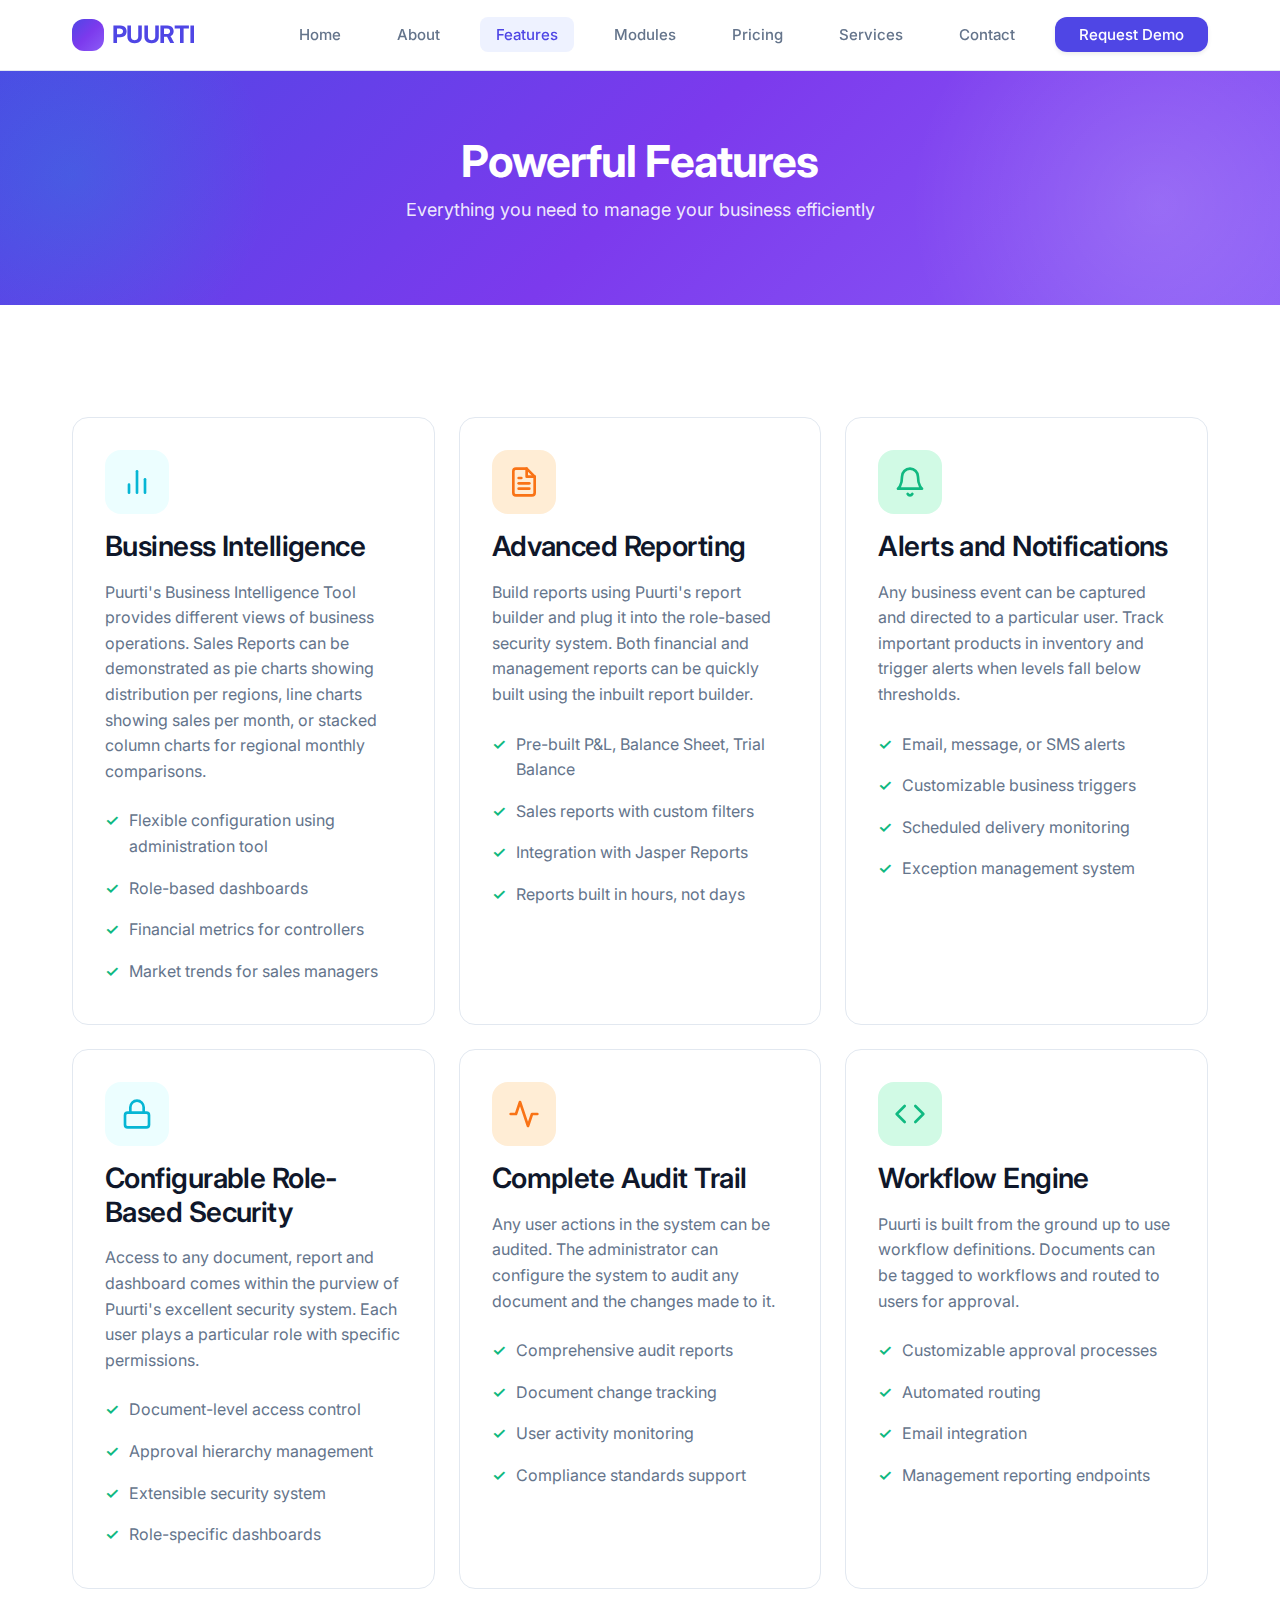
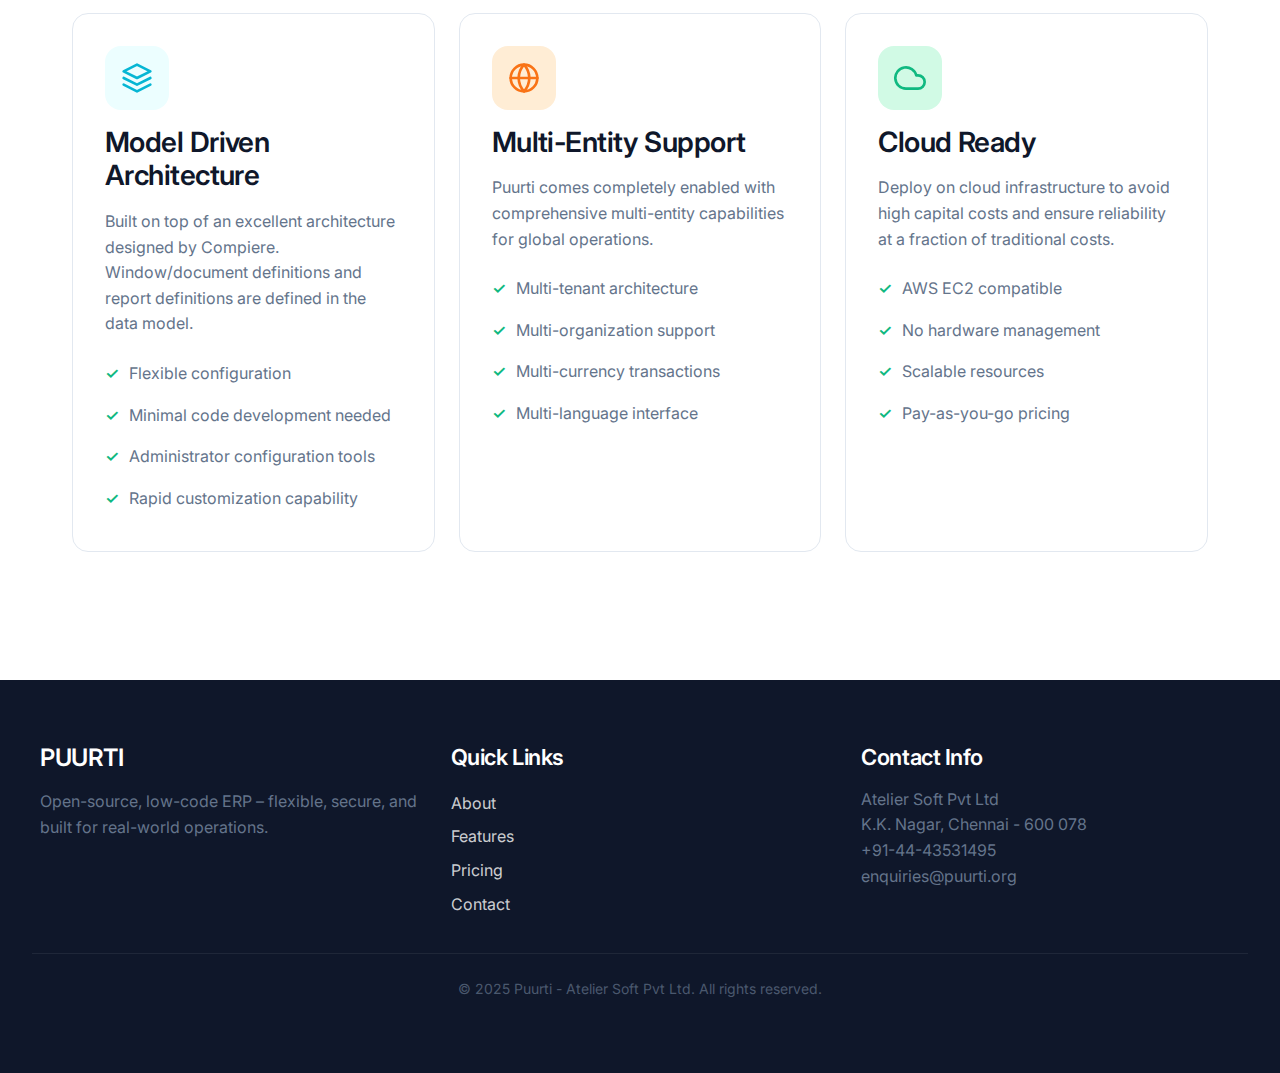
<file: features.html>
<!DOCTYPE html>
<html lang="en">
<head>
    <meta charset="UTF-8">
    <meta name="viewport" content="width=device-width, initial-scale=1.0">
    <title>Features - Puurti ERP</title>
    <meta name="description" content="Explore Puurti's powerful features including Business Intelligence, Reporting, Alerts, Security, and more.">
    <link rel="preconnect" href="https://fonts.googleapis.com">
    <link rel="preconnect" href="https://fonts.gstatic.com" crossorigin>
    <link href="https://fonts.googleapis.com/css2?family=Inter:wght@400;500;600;700&display=swap" rel="stylesheet">
    <link rel="stylesheet" href="css/styles.css">
</head>
<body>
    <!-- Navigation -->
    <nav class="navbar">
        <div class="nav-container">
            <a href="index.html" class="logo">PUURTI</a>
            <button class="mobile-toggle" onclick="toggleMenu()" aria-label="Toggle menu">
                <svg xmlns="http://www.w3.org/2000/svg" width="24" height="24" viewBox="0 0 24 24" fill="none" stroke="currentColor" stroke-width="2" stroke-linecap="round" stroke-linejoin="round">
                    <line x1="3" y1="12" x2="21" y2="12"></line>
                    <line x1="3" y1="6" x2="21" y2="6"></line>
                    <line x1="3" y1="18" x2="21" y2="18"></line>
                </svg>
            </button>
            <ul class="nav-menu" id="navMenu">
                <li><a href="index.html" class="nav-link">Home</a></li>
                <li><a href="about.html" class="nav-link">About</a></li>
                <li><a href="features.html" class="nav-link active">Features</a></li>
                <li><a href="modules.html" class="nav-link">Modules</a></li>
                <li><a href="pricing.html" class="nav-link">Pricing</a></li>
                <li><a href="services.html" class="nav-link">Services</a></li>
                <li><a href="contact.html" class="nav-link">Contact</a></li>
                <li><a href="contact.html" class="btn-demo">Request Demo</a></li>
            </ul>
        </div>
    </nav>

    <!-- Page Header -->
    <section class="page-header">
        <div class="container">
            <h1>Powerful Features</h1>
            <p>Everything you need to manage your business efficiently</p>
        </div>
    </section>

    <!-- Features Content -->
    <section class="page-content">
        <div class="container">
            <div class="features-detailed">

                <div class="feature-card">
                    <div class="feature-icon">
                        <svg xmlns="http://www.w3.org/2000/svg" width="32" height="32" viewBox="0 0 24 24" fill="none" stroke="currentColor" stroke-width="2" stroke-linecap="round" stroke-linejoin="round">
                            <line x1="18" y1="20" x2="18" y2="10"></line>
                            <line x1="12" y1="20" x2="12" y2="4"></line>
                            <line x1="6" y1="20" x2="6" y2="14"></line>
                        </svg>
                    </div>
                    <h3>Business Intelligence</h3>
                    <p>Puurti's Business Intelligence Tool provides different views of business operations. Sales Reports can be demonstrated as pie charts showing distribution per regions, line charts showing sales per month, or stacked column charts for regional monthly comparisons.</p>
                    <ul class="feature-list">
                        <li>Flexible configuration using administration tool</li>
                        <li>Role-based dashboards</li>
                        <li>Financial metrics for controllers</li>
                        <li>Market trends for sales managers</li>
                    </ul>
                </div>

                <div class="feature-card">
                    <div class="feature-icon">
                        <svg xmlns="http://www.w3.org/2000/svg" width="32" height="32" viewBox="0 0 24 24" fill="none" stroke="currentColor" stroke-width="2" stroke-linecap="round" stroke-linejoin="round">
                            <path d="M14 2H6a2 2 0 0 0-2 2v16a2 2 0 0 0 2 2h12a2 2 0 0 0 2-2V8z"></path>
                            <polyline points="14 2 14 8 20 8"></polyline>
                            <line x1="16" y1="13" x2="8" y2="13"></line>
                            <line x1="16" y1="17" x2="8" y2="17"></line>
                            <polyline points="10 9 9 9 8 9"></polyline>
                        </svg>
                    </div>
                    <h3>Advanced Reporting</h3>
                    <p>Build reports using Puurti's report builder and plug it into the role-based security system. Both financial and management reports can be quickly built using the inbuilt report builder.</p>
                    <ul class="feature-list">
                        <li>Pre-built P&L, Balance Sheet, Trial Balance</li>
                        <li>Sales reports with custom filters</li>
                        <li>Integration with Jasper Reports</li>
                        <li>Reports built in hours, not days</li>
                    </ul>
                </div>

                <div class="feature-card">
                    <div class="feature-icon">
                        <svg xmlns="http://www.w3.org/2000/svg" width="32" height="32" viewBox="0 0 24 24" fill="none" stroke="currentColor" stroke-width="2" stroke-linecap="round" stroke-linejoin="round">
                            <path d="M18 8A6 6 0 0 0 6 8c0 7-3 9-3 9h18s-3-2-3-9"></path>
                            <path d="M13.73 21a2 2 0 0 1-3.46 0"></path>
                        </svg>
                    </div>
                    <h3>Alerts and Notifications</h3>
                    <p>Any business event can be captured and directed to a particular user. Track important products in inventory and trigger alerts when levels fall below thresholds.</p>
                    <ul class="feature-list">
                        <li>Email, message, or SMS alerts</li>
                        <li>Customizable business triggers</li>
                        <li>Scheduled delivery monitoring</li>
                        <li>Exception management system</li>
                    </ul>
                </div>

                <div class="feature-card">
                    <div class="feature-icon">
                        <svg xmlns="http://www.w3.org/2000/svg" width="32" height="32" viewBox="0 0 24 24" fill="none" stroke="currentColor" stroke-width="2" stroke-linecap="round" stroke-linejoin="round">
                            <rect x="3" y="11" width="18" height="11" rx="2" ry="2"></rect>
                            <path d="M7 11V7a5 5 0 0 1 10 0v4"></path>
                        </svg>
                    </div>
                    <h3>Configurable Role-Based Security</h3>
                    <p>Access to any document, report and dashboard comes within the purview of Puurti's excellent security system. Each user plays a particular role with specific permissions.</p>
                    <ul class="feature-list">
                        <li>Document-level access control</li>
                        <li>Approval hierarchy management</li>
                        <li>Extensible security system</li>
                        <li>Role-specific dashboards</li>
                    </ul>
                </div>

                <div class="feature-card">
                    <div class="feature-icon">
                        <svg xmlns="http://www.w3.org/2000/svg" width="32" height="32" viewBox="0 0 24 24" fill="none" stroke="currentColor" stroke-width="2" stroke-linecap="round" stroke-linejoin="round">
                            <polyline points="22 12 18 12 15 21 9 3 6 12 2 12"></polyline>
                        </svg>
                    </div>
                    <h3>Complete Audit Trail</h3>
                    <p>Any user actions in the system can be audited. The administrator can configure the system to audit any document and the changes made to it.</p>
                    <ul class="feature-list">
                        <li>Comprehensive audit reports</li>
                        <li>Document change tracking</li>
                        <li>User activity monitoring</li>
                        <li>Compliance standards support</li>
                    </ul>
                </div>

                <div class="feature-card">
                    <div class="feature-icon">
                        <svg xmlns="http://www.w3.org/2000/svg" width="32" height="32" viewBox="0 0 24 24" fill="none" stroke="currentColor" stroke-width="2" stroke-linecap="round" stroke-linejoin="round">
                            <polyline points="16 18 22 12 16 6"></polyline>
                            <polyline points="8 6 2 12 8 18"></polyline>
                        </svg>
                    </div>
                    <h3>Workflow Engine</h3>
                    <p>Puurti is built from the ground up to use workflow definitions. Documents can be tagged to workflows and routed to users for approval.</p>
                    <ul class="feature-list">
                        <li>Customizable approval processes</li>
                        <li>Automated routing</li>
                        <li>Email integration</li>
                        <li>Management reporting endpoints</li>
                    </ul>
                </div>

                <div class="feature-card">
                    <div class="feature-icon">
                        <svg xmlns="http://www.w3.org/2000/svg" width="32" height="32" viewBox="0 0 24 24" fill="none" stroke="currentColor" stroke-width="2" stroke-linecap="round" stroke-linejoin="round">
                            <polygon points="12 2 2 7 12 12 22 7 12 2"></polygon>
                            <polyline points="2 17 12 22 22 17"></polyline>
                            <polyline points="2 12 12 17 22 12"></polyline>
                        </svg>
                    </div>
                    <h3>Model Driven Architecture</h3>
                    <p>Built on top of an excellent architecture designed by Compiere. Window/document definitions and report definitions are defined in the data model.</p>
                    <ul class="feature-list">
                        <li>Flexible configuration</li>
                        <li>Minimal code development needed</li>
                        <li>Administrator configuration tools</li>
                        <li>Rapid customization capability</li>
                    </ul>
                </div>

                <div class="feature-card">
                    <div class="feature-icon">
                        <svg xmlns="http://www.w3.org/2000/svg" width="32" height="32" viewBox="0 0 24 24" fill="none" stroke="currentColor" stroke-width="2" stroke-linecap="round" stroke-linejoin="round">
                            <circle cx="12" cy="12" r="10"></circle>
                            <path d="M2 12h20"></path>
                            <path d="M12 2a15.3 15.3 0 0 1 4 10 15.3 15.3 0 0 1-4 10 15.3 15.3 0 0 1-4-10 15.3 15.3 0 0 1 4-10z"></path>
                        </svg>
                    </div>
                    <h3>Multi-Entity Support</h3>
                    <p>Puurti comes completely enabled with comprehensive multi-entity capabilities for global operations.</p>
                    <ul class="feature-list">
                        <li>Multi-tenant architecture</li>
                        <li>Multi-organization support</li>
                        <li>Multi-currency transactions</li>
                        <li>Multi-language interface</li>
                    </ul>
                </div>

                <div class="feature-card">
                    <div class="feature-icon">
                        <svg xmlns="http://www.w3.org/2000/svg" width="32" height="32" viewBox="0 0 24 24" fill="none" stroke="currentColor" stroke-width="2" stroke-linecap="round" stroke-linejoin="round">
                            <path d="M18 10h-1.26A8 8 0 1 0 9 20h9a5 5 0 0 0 0-10z"></path>
                        </svg>
                    </div>
                    <h3>Cloud Ready</h3>
                    <p>Deploy on cloud infrastructure to avoid high capital costs and ensure reliability at a fraction of traditional costs.</p>
                    <ul class="feature-list">
                        <li>AWS EC2 compatible</li>
                        <li>No hardware management</li>
                        <li>Scalable resources</li>
                        <li>Pay-as-you-go pricing</li>
                    </ul>
                </div>

            </div>
        </div>
    </section>

    <!-- Footer -->
    <footer class="footer">
        <div class="footer-content">
            <div class="footer-section">
                <h3>PUURTI</h3>
                <p>Open-source, low-code ERP – flexible, secure, and built for real-world operations.</p>
            </div>
            <div class="footer-section">
                <h4>Quick Links</h4>
                <ul>
                    <li><a href="about.html">About</a></li>
                    <li><a href="features.html">Features</a></li>
                    <li><a href="pricing.html">Pricing</a></li>
                    <li><a href="contact.html">Contact</a></li>
                </ul>
            </div>
            <div class="footer-section">
                <h4>Contact Info</h4>
                <p>Atelier Soft Pvt Ltd<br>
                K.K. Nagar, Chennai - 600 078<br>
                +91-44-43531495<br>
                enquiries@puurti.org</p>
            </div>
        </div>
        <div class="footer-bottom">
            <p>&copy; 2025 Puurti - Atelier Soft Pvt Ltd. All rights reserved.</p>
        </div>
    </footer>

    <script src="js/main.js"></script>
</body>
</html>
</file>
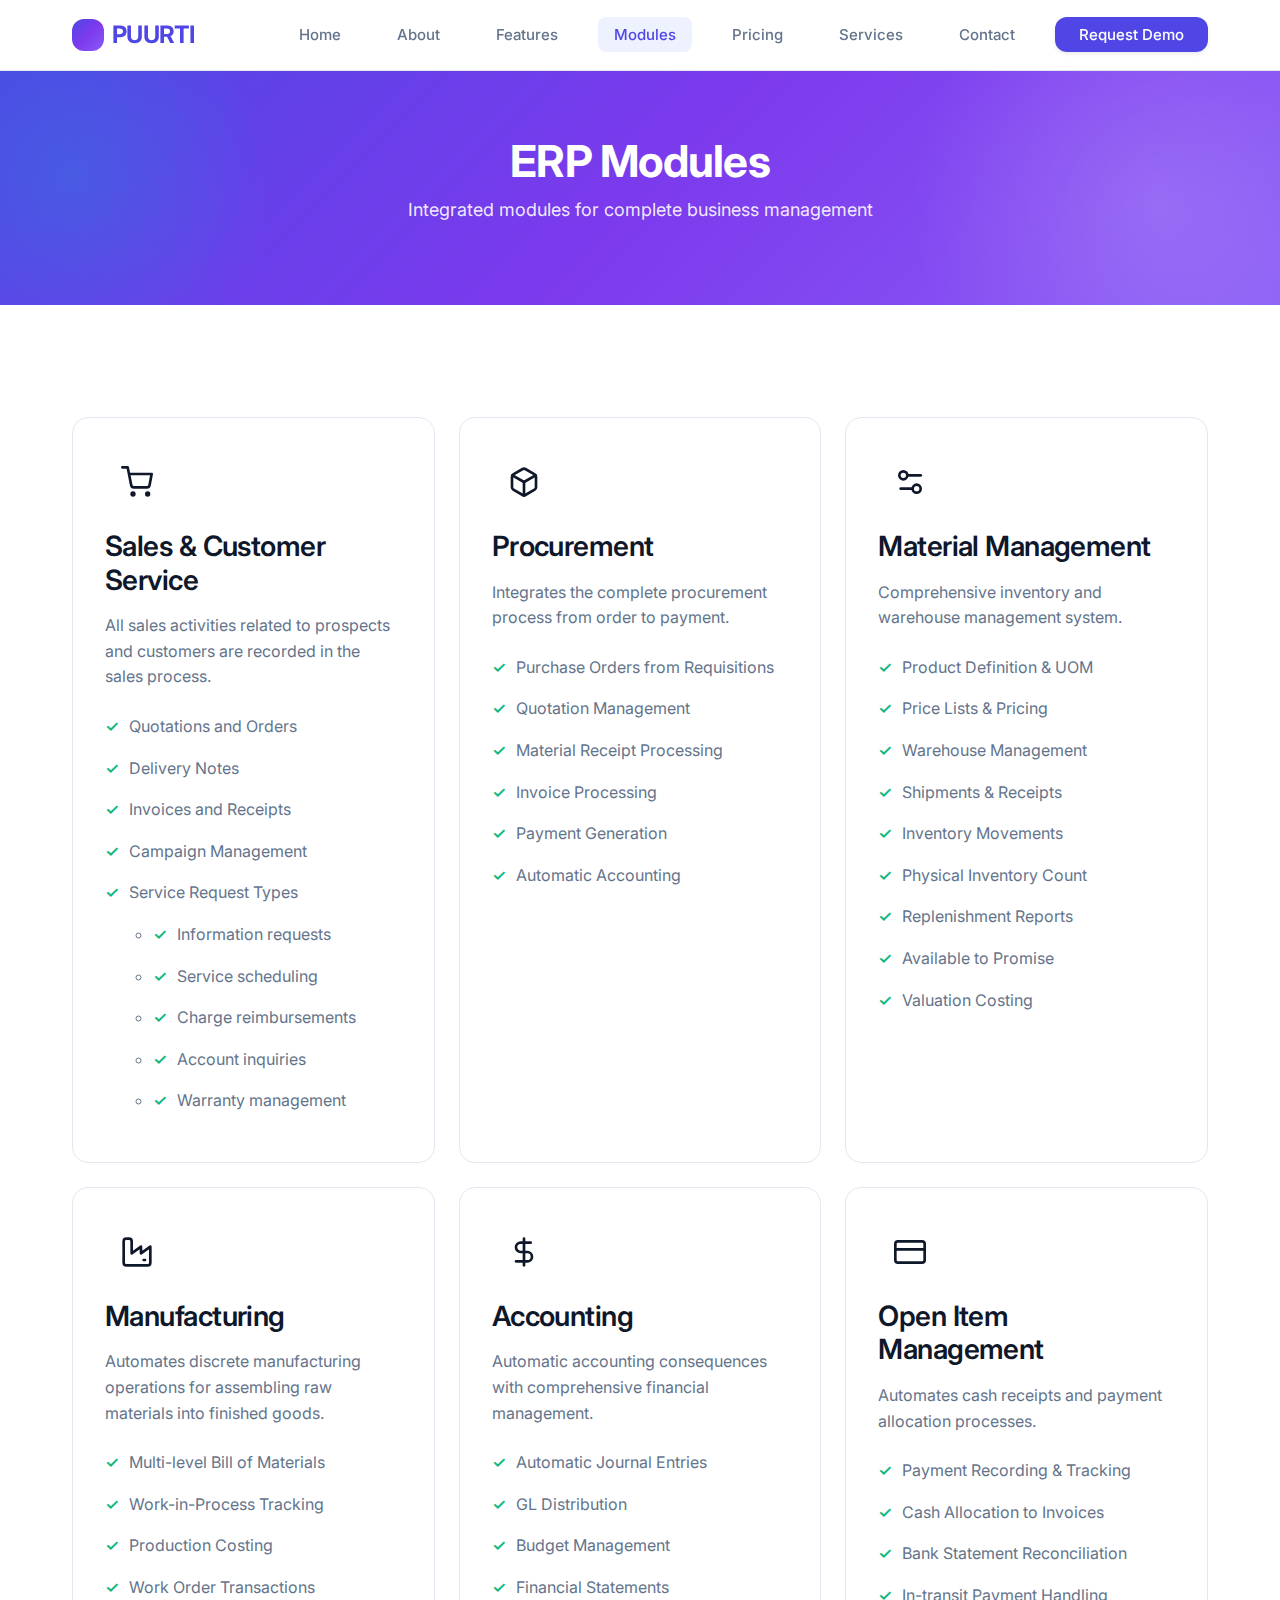
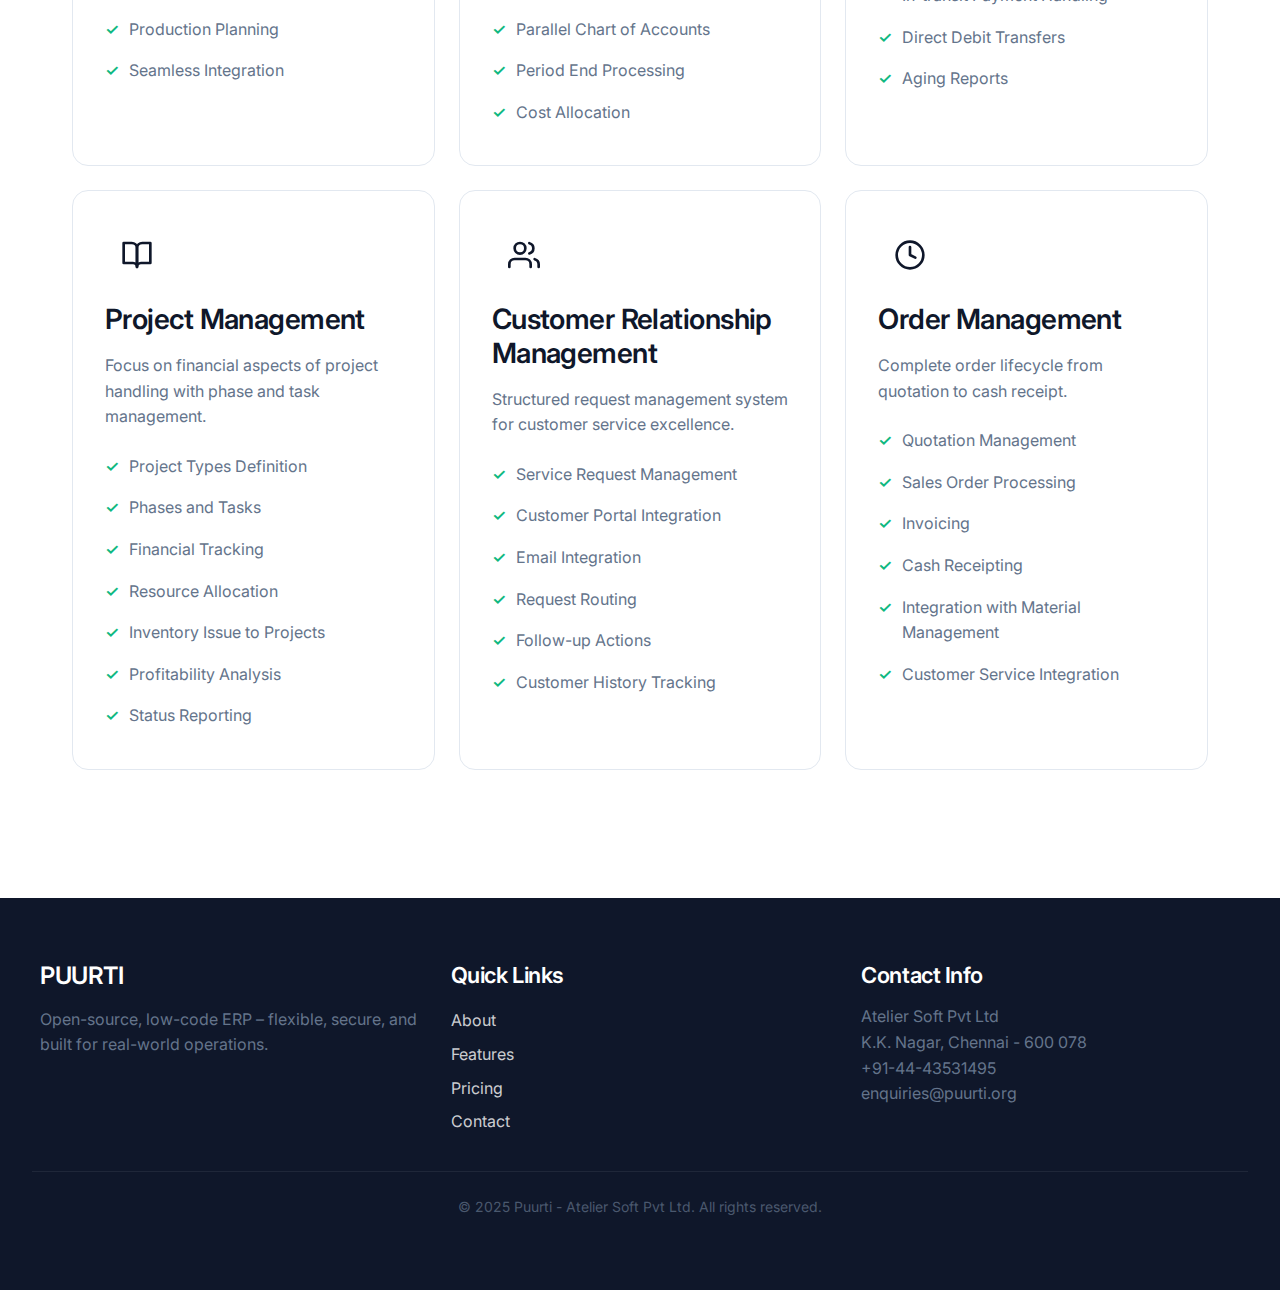
<file: modules.html>
<!DOCTYPE html>
<html lang="en">
<head>
    <meta charset="UTF-8">
    <meta name="viewport" content="width=device-width, initial-scale=1.0">
    <title>Modules - Puurti ERP</title>
    <meta name="description" content="Comprehensive ERP modules including Sales, Procurement, Manufacturing, Accounting, and more.">
    <link rel="preconnect" href="https://fonts.googleapis.com">
    <link rel="preconnect" href="https://fonts.gstatic.com" crossorigin>
    <link href="https://fonts.googleapis.com/css2?family=Inter:wght@400;500;600;700&display=swap" rel="stylesheet">
    <link rel="stylesheet" href="css/styles.css">
</head>
<body>
    <!-- Navigation -->
    <nav class="navbar">
        <div class="nav-container">
            <a href="index.html" class="logo">PUURTI</a>
            <button class="mobile-toggle" onclick="toggleMenu()" aria-label="Toggle menu">
                <svg xmlns="http://www.w3.org/2000/svg" width="24" height="24" viewBox="0 0 24 24" fill="none" stroke="currentColor" stroke-width="2" stroke-linecap="round" stroke-linejoin="round">
                    <line x1="3" y1="12" x2="21" y2="12"></line>
                    <line x1="3" y1="6" x2="21" y2="6"></line>
                    <line x1="3" y1="18" x2="21" y2="18"></line>
                </svg>
            </button>
            <ul class="nav-menu" id="navMenu">
                <li><a href="index.html" class="nav-link">Home</a></li>
                <li><a href="about.html" class="nav-link">About</a></li>
                <li><a href="features.html" class="nav-link">Features</a></li>
                <li><a href="modules.html" class="nav-link active">Modules</a></li>
                <li><a href="pricing.html" class="nav-link">Pricing</a></li>
                <li><a href="services.html" class="nav-link">Services</a></li>
                <li><a href="contact.html" class="nav-link">Contact</a></li>
                <li><a href="contact.html" class="btn-demo">Request Demo</a></li>
            </ul>
        </div>
    </nav>

    <!-- Page Header -->
    <section class="page-header">
        <div class="container">
            <h1>ERP Modules</h1>
            <p>Integrated modules for complete business management</p>
        </div>
    </section>

    <!-- Modules Content -->
    <section class="page-content">
        <div class="container">
            <div class="modules-grid">

                <div class="module-card">
                    <div class="module-icon">
                        <svg xmlns="http://www.w3.org/2000/svg" width="32" height="32" viewBox="0 0 24 24" fill="none" stroke="currentColor" stroke-width="2" stroke-linecap="round" stroke-linejoin="round">
                            <circle cx="9" cy="21" r="1"></circle>
                            <circle cx="20" cy="21" r="1"></circle>
                            <path d="M1 1h4l2.68 13.39a2 2 0 0 0 2 1.61h9.72a2 2 0 0 0 2-1.61L23 6H6"></path>
                        </svg>
                    </div>
                    <h3>Sales & Customer Service</h3>
                    <p>All sales activities related to prospects and customers are recorded in the sales process.</p>
                    <ul class="module-features">
                        <li>Quotations and Orders</li>
                        <li>Delivery Notes</li>
                        <li>Invoices and Receipts</li>
                        <li>Campaign Management</li>
                        <li>Service Request Types
                            <ul style="margin-top: 0.5rem; padding-left: 1.5rem;">
                                <li>Information requests</li>
                                <li>Service scheduling</li>
                                <li>Charge reimbursements</li>
                                <li>Account inquiries</li>
                                <li>Warranty management</li>
                            </ul>
                        </li>
                    </ul>
                </div>

                <div class="module-card">
                    <div class="module-icon">
                        <svg xmlns="http://www.w3.org/2000/svg" width="32" height="32" viewBox="0 0 24 24" fill="none" stroke="currentColor" stroke-width="2" stroke-linecap="round" stroke-linejoin="round">
                            <path d="M21 16V8a2 2 0 0 0-1-1.73l-7-4a2 2 0 0 0-2 0l-7 4A2 2 0 0 0 3 8v8a2 2 0 0 0 1 1.73l7 4a2 2 0 0 0 2 0l7-4A2 2 0 0 0 21 16z"></path>
                            <polyline points="3.27 6.96 12 12.01 20.73 6.96"></polyline>
                            <line x1="12" y1="22.08" x2="12" y2="12"></line>
                        </svg>
                    </div>
                    <h3>Procurement</h3>
                    <p>Integrates the complete procurement process from order to payment.</p>
                    <ul class="module-features">
                        <li>Purchase Orders from Requisitions</li>
                        <li>Quotation Management</li>
                        <li>Material Receipt Processing</li>
                        <li>Invoice Processing</li>
                        <li>Payment Generation</li>
                        <li>Automatic Accounting</li>
                    </ul>
                </div>

                <div class="module-card">
                    <div class="module-icon">
                        <svg xmlns="http://www.w3.org/2000/svg" width="32" height="32" viewBox="0 0 24 24" fill="none" stroke="currentColor" stroke-width="2" stroke-linecap="round" stroke-linejoin="round">
                            <path d="M20 7h-9"></path>
                            <path d="M14 17H5"></path>
                            <circle cx="17" cy="17" r="3"></circle>
                            <circle cx="7" cy="7" r="3"></circle>
                        </svg>
                    </div>
                    <h3>Material Management</h3>
                    <p>Comprehensive inventory and warehouse management system.</p>
                    <ul class="module-features">
                        <li>Product Definition & UOM</li>
                        <li>Price Lists & Pricing</li>
                        <li>Warehouse Management</li>
                        <li>Shipments & Receipts</li>
                        <li>Inventory Movements</li>
                        <li>Physical Inventory Count</li>
                        <li>Replenishment Reports</li>
                        <li>Available to Promise</li>
                        <li>Valuation Costing</li>
                    </ul>
                </div>

                <div class="module-card">
                    <div class="module-icon">
                        <svg xmlns="http://www.w3.org/2000/svg" width="32" height="32" viewBox="0 0 24 24" fill="none" stroke="currentColor" stroke-width="2" stroke-linecap="round" stroke-linejoin="round">
                            <path d="M2 20a2 2 0 0 0 2 2h16a2 2 0 0 0 2-2V8l-7 5V8l-7 5V4a2 2 0 0 0-2-2H4a2 2 0 0 0-2 2Z"></path>
                            <path d="M17 18h1"></path>
                        </svg>
                    </div>
                    <h3>Manufacturing</h3>
                    <p>Automates discrete manufacturing operations for assembling raw materials into finished goods.</p>
                    <ul class="module-features">
                        <li>Multi-level Bill of Materials</li>
                        <li>Work-in-Process Tracking</li>
                        <li>Production Costing</li>
                        <li>Work Order Transactions</li>
                        <li>Production Planning</li>
                        <li>Seamless Integration</li>
                    </ul>
                </div>

                <div class="module-card">
                    <div class="module-icon">
                        <svg xmlns="http://www.w3.org/2000/svg" width="32" height="32" viewBox="0 0 24 24" fill="none" stroke="currentColor" stroke-width="2" stroke-linecap="round" stroke-linejoin="round">
                            <line x1="12" y1="2" x2="12" y2="22"></line>
                            <path d="M17 5H9.5a3.5 3.5 0 0 0 0 7h5a3.5 3.5 0 0 1 0 7H6"></path>
                        </svg>
                    </div>
                    <h3>Accounting</h3>
                    <p>Automatic accounting consequences with comprehensive financial management.</p>
                    <ul class="module-features">
                        <li>Automatic Journal Entries</li>
                        <li>GL Distribution</li>
                        <li>Budget Management</li>
                        <li>Financial Statements</li>
                        <li>Parallel Chart of Accounts</li>
                        <li>Period End Processing</li>
                        <li>Cost Allocation</li>
                    </ul>
                </div>

                <div class="module-card">
                    <div class="module-icon">
                        <svg xmlns="http://www.w3.org/2000/svg" width="32" height="32" viewBox="0 0 24 24" fill="none" stroke="currentColor" stroke-width="2" stroke-linecap="round" stroke-linejoin="round">
                            <rect x="1" y="4" width="22" height="16" rx="2" ry="2"></rect>
                            <line x1="1" y1="10" x2="23" y2="10"></line>
                        </svg>
                    </div>
                    <h3>Open Item Management</h3>
                    <p>Automates cash receipts and payment allocation processes.</p>
                    <ul class="module-features">
                        <li>Payment Recording & Tracking</li>
                        <li>Cash Allocation to Invoices</li>
                        <li>Bank Statement Reconciliation</li>
                        <li>In-transit Payment Handling</li>
                        <li>Direct Debit Transfers</li>
                        <li>Aging Reports</li>
                    </ul>
                </div>

                <div class="module-card">
                    <div class="module-icon">
                        <svg xmlns="http://www.w3.org/2000/svg" width="32" height="32" viewBox="0 0 24 24" fill="none" stroke="currentColor" stroke-width="2" stroke-linecap="round" stroke-linejoin="round">
                            <path d="M2 3h6a4 4 0 0 1 4 4v14a3 3 0 0 0-3-3H2z"></path>
                            <path d="M22 3h-6a4 4 0 0 0-4 4v14a3 3 0 0 1 3-3h7z"></path>
                        </svg>
                    </div>
                    <h3>Project Management</h3>
                    <p>Focus on financial aspects of project handling with phase and task management.</p>
                    <ul class="module-features">
                        <li>Project Types Definition</li>
                        <li>Phases and Tasks</li>
                        <li>Financial Tracking</li>
                        <li>Resource Allocation</li>
                        <li>Inventory Issue to Projects</li>
                        <li>Profitability Analysis</li>
                        <li>Status Reporting</li>
                    </ul>
                </div>

                <div class="module-card">
                    <div class="module-icon">
                        <svg xmlns="http://www.w3.org/2000/svg" width="32" height="32" viewBox="0 0 24 24" fill="none" stroke="currentColor" stroke-width="2" stroke-linecap="round" stroke-linejoin="round">
                            <path d="M17 21v-2a4 4 0 0 0-4-4H5a4 4 0 0 0-4 4v2"></path>
                            <circle cx="9" cy="7" r="4"></circle>
                            <path d="M23 21v-2a4 4 0 0 0-3-3.87"></path>
                            <path d="M16 3.13a4 4 0 0 1 0 7.75"></path>
                        </svg>
                    </div>
                    <h3>Customer Relationship Management</h3>
                    <p>Structured request management system for customer service excellence.</p>
                    <ul class="module-features">
                        <li>Service Request Management</li>
                        <li>Customer Portal Integration</li>
                        <li>Email Integration</li>
                        <li>Request Routing</li>
                        <li>Follow-up Actions</li>
                        <li>Customer History Tracking</li>
                    </ul>
                </div>

                <div class="module-card">
                    <div class="module-icon">
                        <svg xmlns="http://www.w3.org/2000/svg" width="32" height="32" viewBox="0 0 24 24" fill="none" stroke="currentColor" stroke-width="2" stroke-linecap="round" stroke-linejoin="round">
                            <circle cx="12" cy="12" r="10"></circle>
                            <polyline points="12 6 12 12 16 14"></polyline>
                        </svg>
                    </div>
                    <h3>Order Management</h3>
                    <p>Complete order lifecycle from quotation to cash receipt.</p>
                    <ul class="module-features">
                        <li>Quotation Management</li>
                        <li>Sales Order Processing</li>
                        <li>Invoicing</li>
                        <li>Cash Receipting</li>
                        <li>Integration with Material Management</li>
                        <li>Customer Service Integration</li>
                    </ul>
                </div>

            </div>
        </div>
    </section>

    <!-- Footer -->
    <footer class="footer">
        <div class="footer-content">
            <div class="footer-section">
                <h3>PUURTI</h3>
                <p>Open-source, low-code ERP – flexible, secure, and built for real-world operations.</p>
            </div>
            <div class="footer-section">
                <h4>Quick Links</h4>
                <ul>
                    <li><a href="about.html">About</a></li>
                    <li><a href="features.html">Features</a></li>
                    <li><a href="pricing.html">Pricing</a></li>
                    <li><a href="contact.html">Contact</a></li>
                </ul>
            </div>
            <div class="footer-section">
                <h4>Contact Info</h4>
                <p>Atelier Soft Pvt Ltd<br>
                K.K. Nagar, Chennai - 600 078<br>
                +91-44-43531495<br>
                enquiries@puurti.org</p>
            </div>
        </div>
        <div class="footer-bottom">
            <p>&copy; 2025 Puurti - Atelier Soft Pvt Ltd. All rights reserved.</p>
        </div>
    </footer>

    <script src="js/main.js"></script>
</body>
</html>
</file>
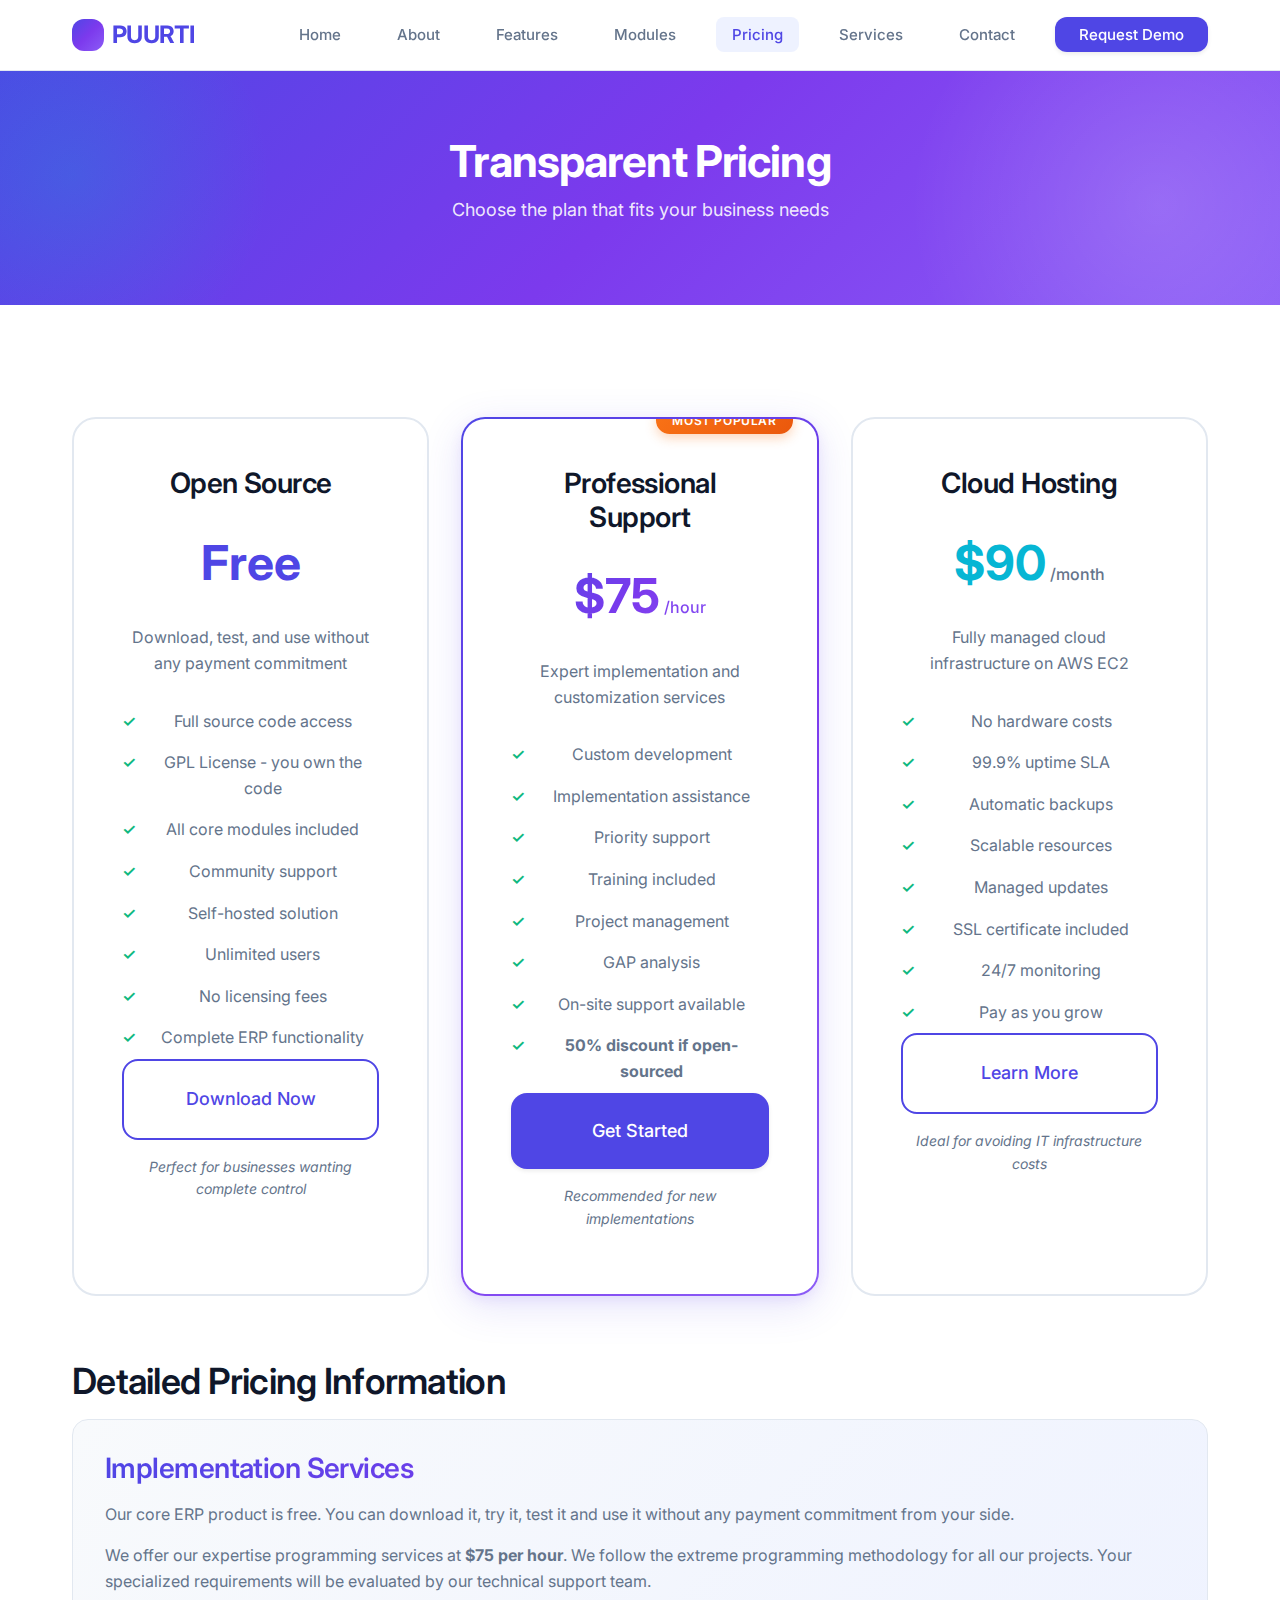
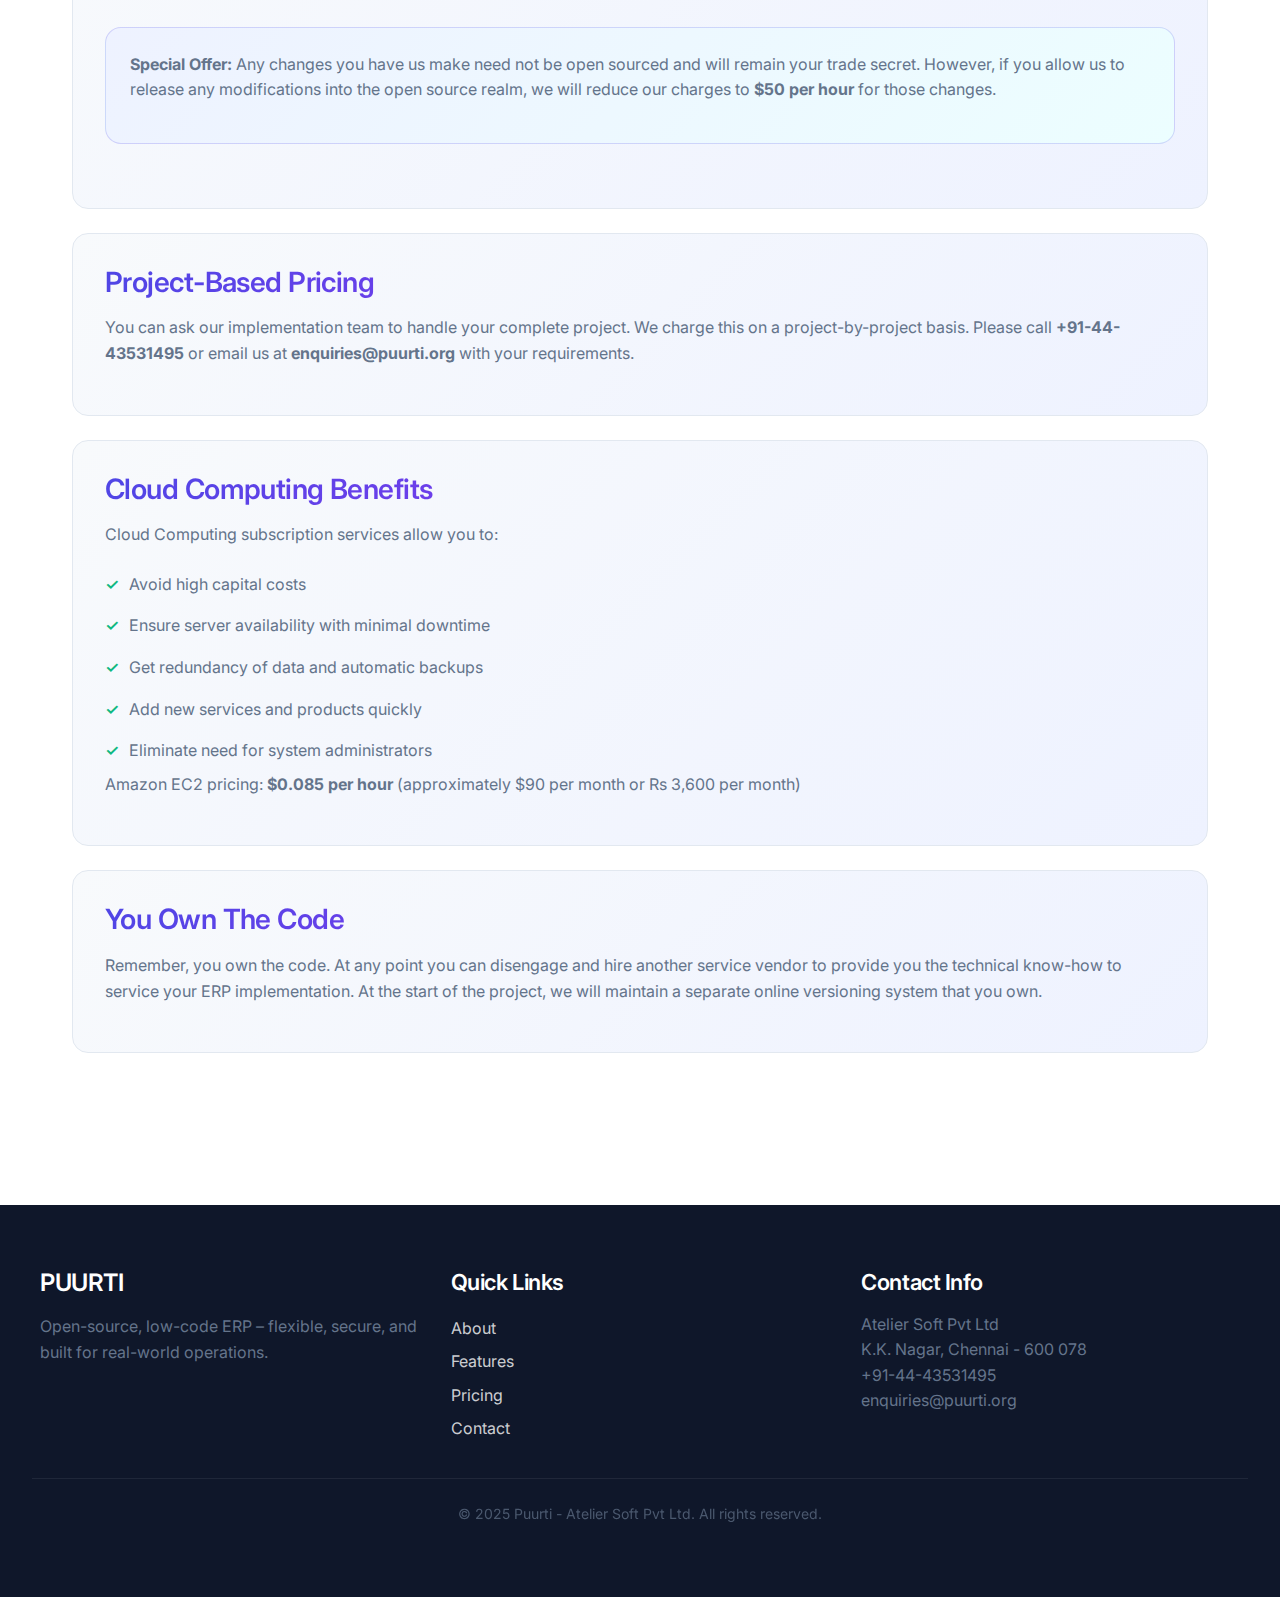
<file: pricing.html>
<!DOCTYPE html>
<html lang="en">
<head>
    <meta charset="UTF-8">
    <meta name="viewport" content="width=device-width, initial-scale=1.0">
    <title>Pricing - Puurti ERP</title>
    <meta name="description" content="Transparent pricing for Puurti ERP - Free open source, professional support, and cloud hosting options.">
    <link rel="preconnect" href="https://fonts.googleapis.com">
    <link rel="preconnect" href="https://fonts.gstatic.com" crossorigin>
    <link href="https://fonts.googleapis.com/css2?family=Inter:wght@400;500;600;700&display=swap" rel="stylesheet">
    <link rel="stylesheet" href="css/styles.css">
</head>
<body>
    <!-- Navigation -->
    <nav class="navbar">
        <div class="nav-container">
            <a href="index.html" class="logo">PUURTI</a>
            <button class="mobile-toggle" onclick="toggleMenu()" aria-label="Toggle menu">
                <svg xmlns="http://www.w3.org/2000/svg" width="24" height="24" viewBox="0 0 24 24" fill="none" stroke="currentColor" stroke-width="2" stroke-linecap="round" stroke-linejoin="round">
                    <line x1="3" y1="12" x2="21" y2="12"></line>
                    <line x1="3" y1="6" x2="21" y2="6"></line>
                    <line x1="3" y1="18" x2="21" y2="18"></line>
                </svg>
            </button>
            <ul class="nav-menu" id="navMenu">
                <li><a href="index.html" class="nav-link">Home</a></li>
                <li><a href="about.html" class="nav-link">About</a></li>
                <li><a href="features.html" class="nav-link">Features</a></li>
                <li><a href="modules.html" class="nav-link">Modules</a></li>
                <li><a href="pricing.html" class="nav-link active">Pricing</a></li>
                <li><a href="services.html" class="nav-link">Services</a></li>
                <li><a href="contact.html" class="nav-link">Contact</a></li>
                <li><a href="contact.html" class="btn-demo">Request Demo</a></li>
            </ul>
        </div>
    </nav>

    <!-- Page Header -->
    <section class="page-header">
        <div class="container">
            <h1>Transparent Pricing</h1>
            <p>Choose the plan that fits your business needs</p>
        </div>
    </section>

    <!-- Pricing Content -->
    <section class="page-content">
        <div class="container">
            <div class="pricing-cards">

                <div class="pricing-card">
                    <h3>Open Source</h3>
                    <div class="price">Free</div>
                    <p class="price-desc">Download, test, and use without any payment commitment</p>
                    <ul class="pricing-features">
                        <li>Full source code access</li>
                        <li>GPL License - you own the code</li>
                        <li>All core modules included</li>
                        <li>Community support</li>
                        <li>Self-hosted solution</li>
                        <li>Unlimited users</li>
                        <li>No licensing fees</li>
                        <li>Complete ERP functionality</li>
                    </ul>
                    <a href="contact.html" class="btn-outline btn-large" style="width: 100%;">Download Now</a>
                    <p class="price-note">Perfect for businesses wanting complete control</p>
                </div>

                <div class="pricing-card featured">
                    <span class="featured-badge">Most Popular</span>
                    <h3>Professional Support</h3>
                    <div class="price">$75<span class="price-unit">/hour</span></div>
                    <p class="price-desc">Expert implementation and customization services</p>
                    <ul class="pricing-features">
                        <li>Custom development</li>
                        <li>Implementation assistance</li>
                        <li>Priority support</li>
                        <li>Training included</li>
                        <li>Project management</li>
                        <li>GAP analysis</li>
                        <li>On-site support available</li>
                        <li><strong>50% discount if open-sourced</strong></li>
                    </ul>
                    <a href="contact.html" class="btn-primary btn-large" style="width: 100%;">Get Started</a>
                    <p class="price-note">Recommended for new implementations</p>
                </div>

                <div class="pricing-card">
                    <h3>Cloud Hosting</h3>
                    <div class="price">$90<span class="price-unit">/month</span></div>
                    <p class="price-desc">Fully managed cloud infrastructure on AWS EC2</p>
                    <ul class="pricing-features">
                        <li>No hardware costs</li>
                        <li>99.9% uptime SLA</li>
                        <li>Automatic backups</li>
                        <li>Scalable resources</li>
                        <li>Managed updates</li>
                        <li>SSL certificate included</li>
                        <li>24/7 monitoring</li>
                        <li>Pay as you grow</li>
                    </ul>
                    <a href="contact.html" class="btn-outline btn-large" style="width: 100%;">Learn More</a>
                    <p class="price-note">Ideal for avoiding IT infrastructure costs</p>
                </div>

            </div>

            <div class="pricing-details">
                <h2 style="color: var(--foreground);">Detailed Pricing Information</h2>

                <div class="pricing-section">
                    <h3>Implementation Services</h3>
                    <p>Our core ERP product is free. You can download it, try it, test it and use it without any payment commitment from your side.</p>
                    <p>We offer our expertise programming services at <strong>$75 per hour</strong>. We follow the extreme programming methodology for all our projects. Your specialized requirements will be evaluated by our technical support team.</p>
                    <div class="highlight-box">
                        <p class="mb-0"><strong>Special Offer:</strong> Any changes you have us make need not be open sourced and will remain your trade secret. However, if you allow us to release any modifications into the open source realm, we will reduce our charges to <strong>$50 per hour</strong> for those changes.</p>
                    </div>
                </div>

                <div class="pricing-section">
                    <h3>Project-Based Pricing</h3>
                    <p>You can ask our implementation team to handle your complete project. We charge this on a project-by-project basis. Please call <strong>+91-44-43531495</strong> or email us at <strong>enquiries@puurti.org</strong> with your requirements.</p>
                </div>

                <div class="pricing-section">
                    <h3>Cloud Computing Benefits</h3>
                    <p>Cloud Computing subscription services allow you to:</p>
                    <ul class="feature-list">
                        <li>Avoid high capital costs</li>
                        <li>Ensure server availability with minimal downtime</li>
                        <li>Get redundancy of data and automatic backups</li>
                        <li>Add new services and products quickly</li>
                        <li>Eliminate need for system administrators</li>
                    </ul>
                    <p>Amazon EC2 pricing: <strong>$0.085 per hour</strong> (approximately $90 per month or Rs 3,600 per month)</p>
                </div>

                <div class="pricing-section">
                    <h3>You Own The Code</h3>
                    <p>Remember, you own the code. At any point you can disengage and hire another service vendor to provide you the technical know-how to service your ERP implementation. At the start of the project, we will maintain a separate online versioning system that you own.</p>
                </div>
            </div>
        </div>
    </section>

    <!-- Footer -->
    <footer class="footer">
        <div class="footer-content">
            <div class="footer-section">
                <h3>PUURTI</h3>
                <p>Open-source, low-code ERP – flexible, secure, and built for real-world operations.</p>
            </div>
            <div class="footer-section">
                <h4>Quick Links</h4>
                <ul>
                    <li><a href="about.html">About</a></li>
                    <li><a href="features.html">Features</a></li>
                    <li><a href="pricing.html">Pricing</a></li>
                    <li><a href="contact.html">Contact</a></li>
                </ul>
            </div>
            <div class="footer-section">
                <h4>Contact Info</h4>
                <p>Atelier Soft Pvt Ltd<br>
                K.K. Nagar, Chennai - 600 078<br>
                +91-44-43531495<br>
                enquiries@puurti.org</p>
            </div>
        </div>
        <div class="footer-bottom">
            <p>&copy; 2025 Puurti - Atelier Soft Pvt Ltd. All rights reserved.</p>
        </div>
    </footer>

    <script src="js/main.js"></script>
</body>
</html>
</file>
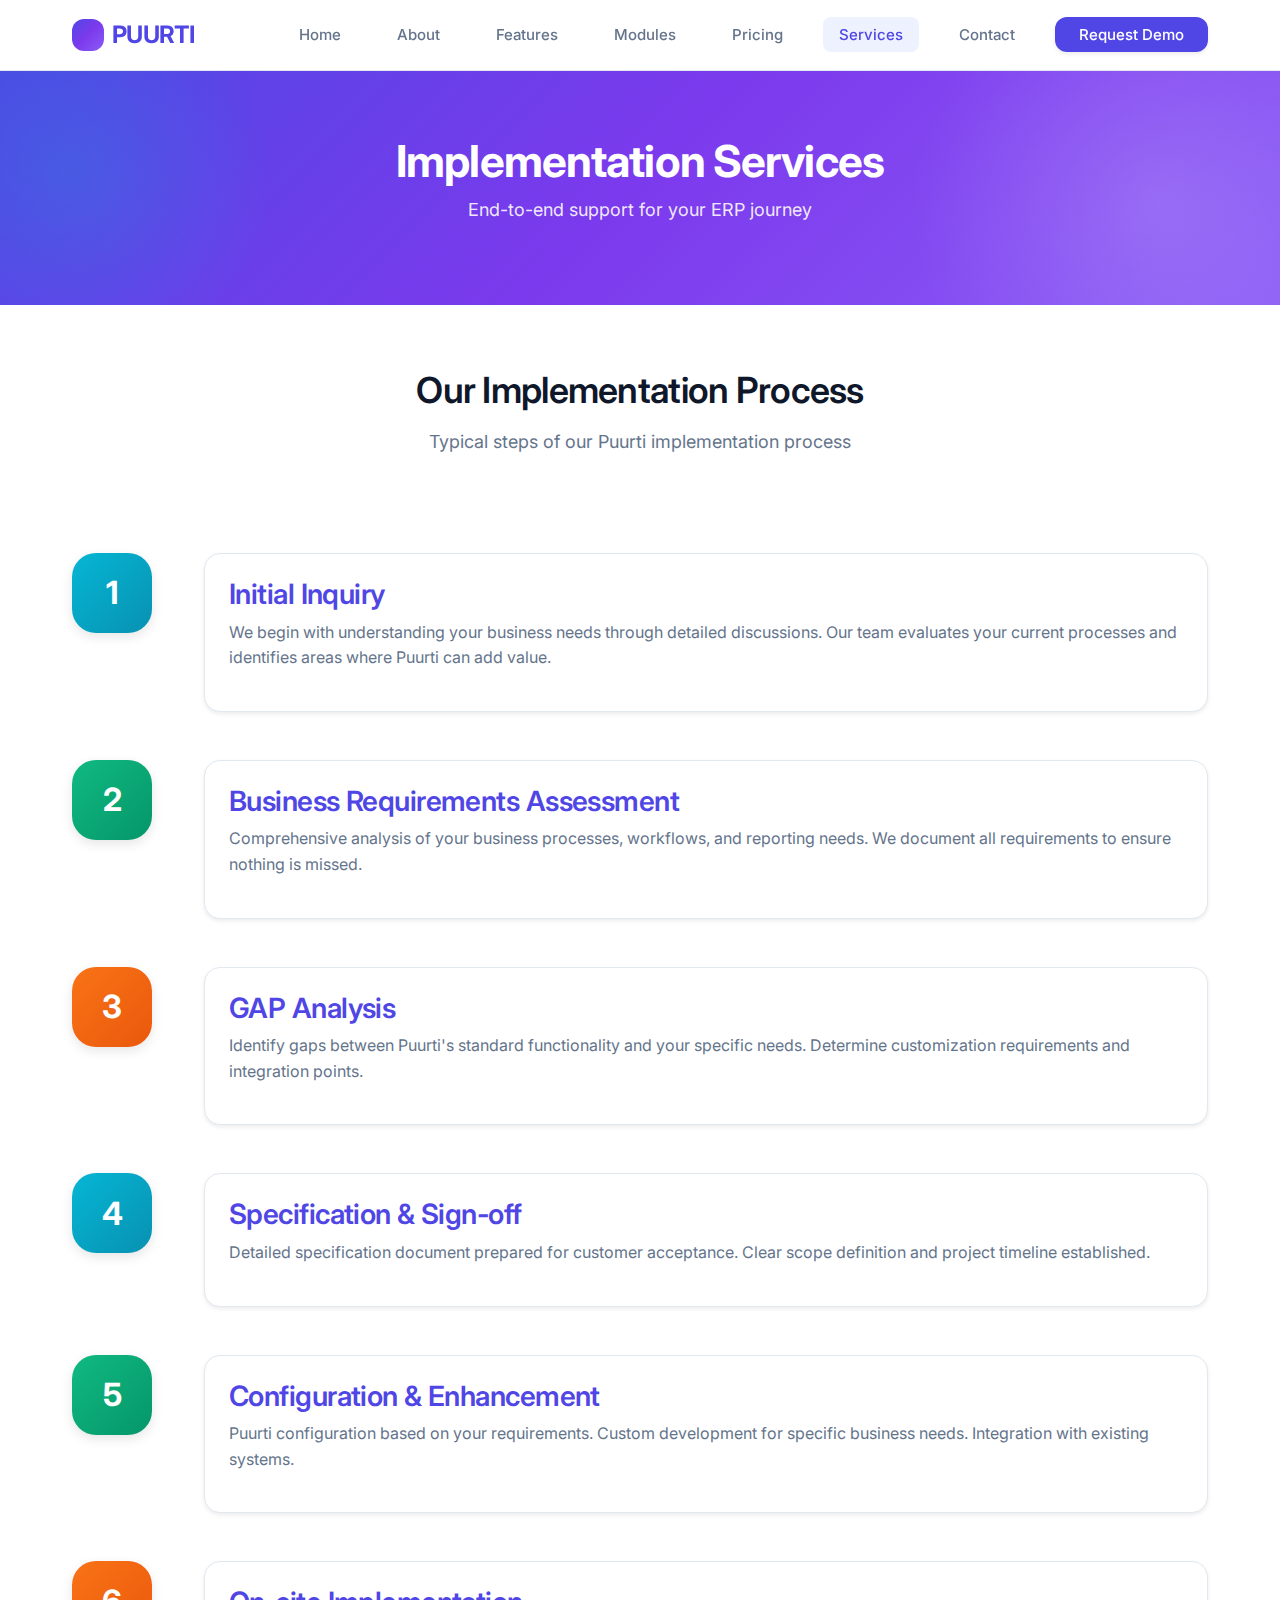
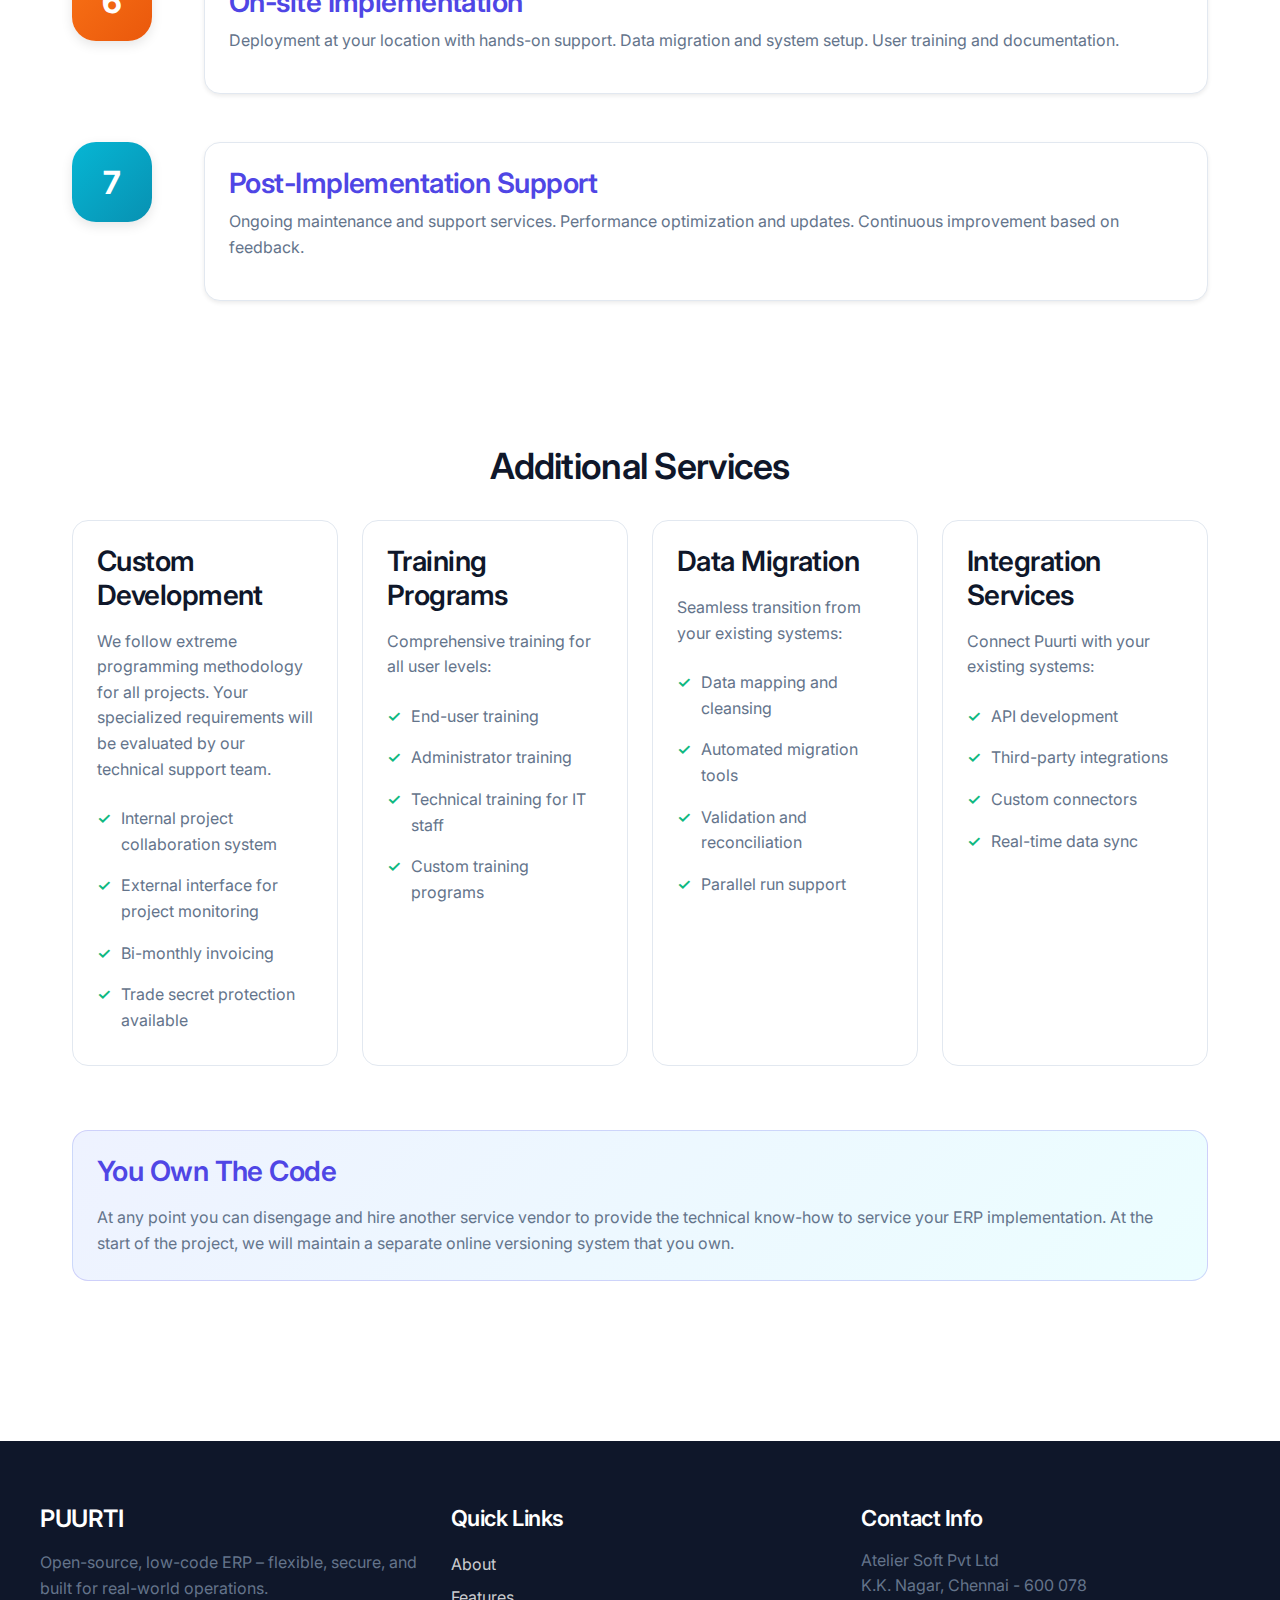
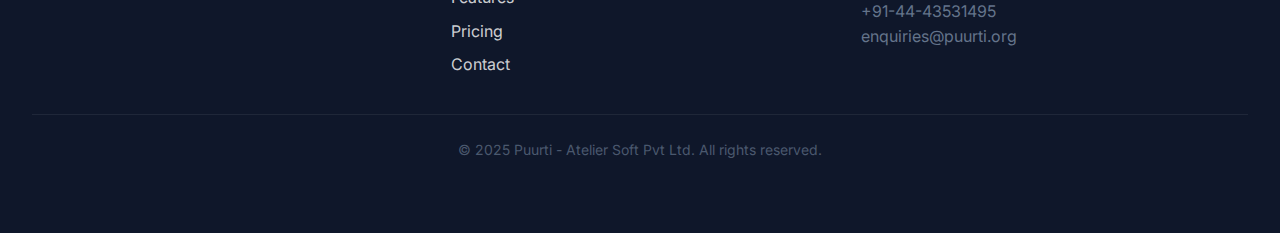
<file: services.html>
<!DOCTYPE html>
<html lang="en">
<head>
    <meta charset="UTF-8">
    <meta name="viewport" content="width=device-width, initial-scale=1.0">
    <title>Services - Puurti ERP</title>
    <meta name="description" content="Professional implementation services for Puurti ERP - from assessment to go-live support.">
    <link rel="preconnect" href="https://fonts.googleapis.com">
    <link rel="preconnect" href="https://fonts.gstatic.com" crossorigin>
    <link href="https://fonts.googleapis.com/css2?family=Inter:wght@400;500;600;700&display=swap" rel="stylesheet">
    <link rel="stylesheet" href="css/styles.css">
</head>
<body>
    <!-- Navigation -->
    <nav class="navbar">
        <div class="nav-container">
            <a href="index.html" class="logo">PUURTI</a>
            <button class="mobile-toggle" onclick="toggleMenu()" aria-label="Toggle menu">
                <svg xmlns="http://www.w3.org/2000/svg" width="24" height="24" viewBox="0 0 24 24" fill="none" stroke="currentColor" stroke-width="2" stroke-linecap="round" stroke-linejoin="round">
                    <line x1="3" y1="12" x2="21" y2="12"></line>
                    <line x1="3" y1="6" x2="21" y2="6"></line>
                    <line x1="3" y1="18" x2="21" y2="18"></line>
                </svg>
            </button>
            <ul class="nav-menu" id="navMenu">
                <li><a href="index.html" class="nav-link">Home</a></li>
                <li><a href="about.html" class="nav-link">About</a></li>
                <li><a href="features.html" class="nav-link">Features</a></li>
                <li><a href="modules.html" class="nav-link">Modules</a></li>
                <li><a href="pricing.html" class="nav-link">Pricing</a></li>
                <li><a href="services.html" class="nav-link active">Services</a></li>
                <li><a href="contact.html" class="nav-link">Contact</a></li>
                <li><a href="contact.html" class="btn-demo">Request Demo</a></li>
            </ul>
        </div>
    </nav>

    <!-- Page Header -->
    <section class="page-header">
        <div class="container">
            <h1>Implementation Services</h1>
            <p>End-to-end support for your ERP journey</p>
        </div>
    </section>

    <!-- Services Content -->
    <section class="page-content">
        <div class="container">
            <h2 style="text-align: center; color: var(--foreground);">Our Implementation Process</h2>
            <p class="section-subtitle">Typical steps of our Puurti implementation process</p>

            <div class="process-timeline">

                <div class="process-step">
                    <div class="step-number">1</div>
                    <div class="step-content">
                        <h3>Initial Inquiry</h3>
                        <p>We begin with understanding your business needs through detailed discussions. Our team evaluates your current processes and identifies areas where Puurti can add value.</p>
                    </div>
                </div>

                <div class="process-step">
                    <div class="step-number">2</div>
                    <div class="step-content">
                        <h3>Business Requirements Assessment</h3>
                        <p>Comprehensive analysis of your business processes, workflows, and reporting needs. We document all requirements to ensure nothing is missed.</p>
                    </div>
                </div>

                <div class="process-step">
                    <div class="step-number">3</div>
                    <div class="step-content">
                        <h3>GAP Analysis</h3>
                        <p>Identify gaps between Puurti's standard functionality and your specific needs. Determine customization requirements and integration points.</p>
                    </div>
                </div>

                <div class="process-step">
                    <div class="step-number">4</div>
                    <div class="step-content">
                        <h3>Specification & Sign-off</h3>
                        <p>Detailed specification document prepared for customer acceptance. Clear scope definition and project timeline established.</p>
                    </div>
                </div>

                <div class="process-step">
                    <div class="step-number">5</div>
                    <div class="step-content">
                        <h3>Configuration & Enhancement</h3>
                        <p>Puurti configuration based on your requirements. Custom development for specific business needs. Integration with existing systems.</p>
                    </div>
                </div>

                <div class="process-step">
                    <div class="step-number">6</div>
                    <div class="step-content">
                        <h3>On-site Implementation</h3>
                        <p>Deployment at your location with hands-on support. Data migration and system setup. User training and documentation.</p>
                    </div>
                </div>

                <div class="process-step">
                    <div class="step-number">7</div>
                    <div class="step-content">
                        <h3>Post-Implementation Support</h3>
                        <p>Ongoing maintenance and support services. Performance optimization and updates. Continuous improvement based on feedback.</p>
                    </div>
                </div>

            </div>

            <div style="margin-top: var(--spacing-3xl);">
                <h2 style="text-align: center; color: var(--foreground);">Additional Services</h2>

                <div class="service-cards">
                    <div class="service-card">
                        <h3>Custom Development</h3>
                        <p>We follow extreme programming methodology for all projects. Your specialized requirements will be evaluated by our technical support team.</p>
                        <ul class="feature-list">
                            <li>Internal project collaboration system</li>
                            <li>External interface for project monitoring</li>
                            <li>Bi-monthly invoicing</li>
                            <li>Trade secret protection available</li>
                        </ul>
                    </div>

                    <div class="service-card">
                        <h3>Training Programs</h3>
                        <p>Comprehensive training for all user levels:</p>
                        <ul class="feature-list">
                            <li>End-user training</li>
                            <li>Administrator training</li>
                            <li>Technical training for IT staff</li>
                            <li>Custom training programs</li>
                        </ul>
                    </div>

                    <div class="service-card">
                        <h3>Data Migration</h3>
                        <p>Seamless transition from your existing systems:</p>
                        <ul class="feature-list">
                            <li>Data mapping and cleansing</li>
                            <li>Automated migration tools</li>
                            <li>Validation and reconciliation</li>
                            <li>Parallel run support</li>
                        </ul>
                    </div>

                    <div class="service-card">
                        <h3>Integration Services</h3>
                        <p>Connect Puurti with your existing systems:</p>
                        <ul class="feature-list">
                            <li>API development</li>
                            <li>Third-party integrations</li>
                            <li>Custom connectors</li>
                            <li>Real-time data sync</li>
                        </ul>
                    </div>
                </div>
            </div>

            <div class="highlight-box" style="margin-top: var(--spacing-3xl);">
                <h3 style="color: var(--primary); margin-bottom: var(--spacing-md);">You Own The Code</h3>
                <p style="margin-bottom: 0;">At any point you can disengage and hire another service vendor to provide the technical know-how to service your ERP implementation. At the start of the project, we will maintain a separate online versioning system that you own.</p>
            </div>
        </div>
    </section>

    <!-- Footer -->
    <footer class="footer">
        <div class="footer-content">
            <div class="footer-section">
                <h3>PUURTI</h3>
                <p>Open-source, low-code ERP – flexible, secure, and built for real-world operations.</p>
            </div>
            <div class="footer-section">
                <h4>Quick Links</h4>
                <ul>
                    <li><a href="about.html">About</a></li>
                    <li><a href="features.html">Features</a></li>
                    <li><a href="pricing.html">Pricing</a></li>
                    <li><a href="contact.html">Contact</a></li>
                </ul>
            </div>
            <div class="footer-section">
                <h4>Contact Info</h4>
                <p>Atelier Soft Pvt Ltd<br>
                K.K. Nagar, Chennai - 600 078<br>
                +91-44-43531495<br>
                enquiries@puurti.org</p>
            </div>
        </div>
        <div class="footer-bottom">
            <p>&copy; 2025 Puurti - Atelier Soft Pvt Ltd. All rights reserved.</p>
        </div>
    </footer>

    <script src="js/main.js"></script>
</body>
</html>
</file>
<file: css/styles.css>
/* Puurti ERP Website Styles - Halo Design System */
/* Version 2.0 - Redesigned with Halo Design System */

/* ===============================================
   1. CSS Variables - Halo Design System
   =============================================== */

* {
    margin: 0;
    padding: 0;
    box-sizing: border-box;
}

:root {
    /* Professional Primary Colors - Indigo to Purple Gradient */
    --primary: #4F46E5;
    --primary-hover: #4338CA;
    --primary-light: #EEF2FF;
    --primary-foreground: #FFFFFF;

    /* Accent Colors - Multi-color palette */
    --secondary: #06B6D4; /* Cyan/Teal */
    --secondary-hover: #0891B2;
    --secondary-light: #ECFEFF;
    --secondary-foreground: #164E63;

    --accent-coral: #F97316; /* Orange/Coral */
    --accent-coral-hover: #EA580C;
    --accent-coral-light: #FFEDD5;

    --accent-emerald: #10B981; /* Emerald/Green */
    --accent-emerald-hover: #059669;
    --accent-emerald-light: #D1FAE5;

    --accent-rose: #F43F5E; /* Rose/Pink */
    --accent-rose-hover: #E11D48;
    --accent-rose-light: #FFE4E6;

    --accent-violet: #8B5CF6; /* Violet */
    --accent-violet-hover: #7C3AED;
    --accent-violet-light: #EDE9FE;

    --accent-amber: #F59E0B; /* Amber */
    --accent-amber-hover: #D97706;
    --accent-amber-light: #FEF3C7;

    /* Neutral Colors */
    --muted: #F8FAFC;
    --muted-foreground: #64748B;
    --border: #E2E8F0;

    /* Semantic Colors */
    --success: #10B981;
    --success-foreground: #064E3B;
    --warning: #F59E0B;
    --warning-foreground: #78350F;
    --error: #EF4444;
    --error-foreground: #7F1D1D;
    --info: #3B82F6;
    --info-foreground: #1E3A8A;

    /* Background & Surface Colors */
    --background: #FFFFFF;
    --foreground: #0F172A;
    --card: #FFFFFF;
    --card-foreground: #0F172A;
    --popover: #FFFFFF;
    --popover-foreground: #0F172A;
    --input: #E2E8F0;

    /* Gradient Definitions */
    --gradient-primary: linear-gradient(135deg, #4F46E5 0%, #7C3AED 50%, #8B5CF6 100%);
    --gradient-secondary: linear-gradient(135deg, #06B6D4 0%, #0891B2 100%);
    --gradient-coral: linear-gradient(135deg, #F97316 0%, #EA580C 100%);
    --gradient-emerald: linear-gradient(135deg, #10B981 0%, #059669 100%);
    --gradient-hero: linear-gradient(135deg, #EEF2FF 0%, #EDE9FE 25%, #ECFEFF 50%, #D1FAE5 75%, #FFEDD5 100%);
    --gradient-card: linear-gradient(135deg, rgba(79, 70, 229, 0.05) 0%, rgba(139, 92, 246, 0.05) 100%);
    --gradient-cta: linear-gradient(135deg, #4F46E5 0%, #7C3AED 50%, #06B6D4 100%);

    /* Border Radius */
    --radius-none: 0;
    --radius-xs: 6px;
    --radius-sm: 8px;
    --radius-md: 12px;
    --radius-lg: 16px;
    --radius-xl: 24px;
    --radius-2xl: 40px;
    --radius-pill: 999px;

    /* Shadows */
    --shadow-xs: 0 1px 2px rgba(0, 0, 0, 0.05);
    --shadow-sm: 0 2px 4px rgba(0, 0, 0, 0.08);
    --shadow-md: 0 4px 12px rgba(0, 0, 0, 0.1);
    --shadow-lg: 0 10px 30px rgba(0, 0, 0, 0.12);
    --shadow-xl: 0 20px 40px rgba(0, 0, 0, 0.15);
    --shadow-colorful: 0 10px 40px rgba(79, 70, 229, 0.15), 0 4px 12px rgba(139, 92, 246, 0.1);

    /* Typography */
    --font-sans: 'Inter', -apple-system, BlinkMacSystemFont, 'Segoe UI', Roboto, sans-serif;

    /* Halo Spacing */
    --spacing-xs: 0.25rem;
    --spacing-sm: 0.5rem;
    --spacing-md: 1rem;
    --spacing-lg: 1.5rem;
    --spacing-xl: 2rem;
    --spacing-2xl: 3rem;
    --spacing-3xl: 4rem;

    /* Transitions */
    --transition: all 0.2s cubic-bezier(0.4, 0, 0.2, 1);
    --transition-slow: all 0.3s cubic-bezier(0.4, 0, 0.2, 1);
}

/* ===============================================
   2. Global Styles & Typography
   =============================================== */

body {
    font-family: var(--font-sans);
    line-height: 1.6;
    color: var(--foreground);
    background: var(--background);
    -webkit-font-smoothing: antialiased;
    -moz-osx-font-smoothing: grayscale;
}

/* Typography Scale */
h1, h2, h3, h4, h5, h6 {
    font-weight: 600;
    line-height: 1.2;
    margin-bottom: var(--spacing-md);
    color: var(--foreground);
    letter-spacing: -0.02em;
}

h1 { font-size: 2.75rem; font-weight: 700; }
h2 { font-size: 2.25rem; font-weight: 600; }
h3 { font-size: 1.75rem; }
h4 { font-size: 1.375rem; }
h5 { font-size: 1.125rem; }
h6 { font-size: 1rem; }

p {
    margin-bottom: var(--spacing-md);
    color: var(--muted-foreground);
}

.lead {
    font-size: 1.25rem;
    color: var(--muted-foreground);
    line-height: 1.7;
}

a {
    color: var(--primary);
    text-decoration: none;
    transition: var(--transition);
}

a:hover {
    color: var(--primary-hover);
}

/* ===============================================
   3. Layout Components
   =============================================== */

.container {
    max-width: 1200px;
    margin: 0 auto;
    padding: 0 var(--spacing-xl);
}

.section {
    padding: var(--spacing-3xl) var(--spacing-xl);
}

/* ===============================================
   4. Navigation - Halo Style
   =============================================== */

.navbar {
    background: var(--background);
    border-bottom: 1px solid var(--border);
    position: sticky;
    top: 0;
    z-index: 1000;
    backdrop-filter: blur(10px);
    background: rgba(255, 255, 255, 0.95);
}

.nav-container {
    max-width: 1200px;
    margin: 0 auto;
    padding: var(--spacing-md) var(--spacing-xl);
    display: flex;
    justify-content: space-between;
    align-items: center;
}

.logo {
    font-size: 1.5rem;
    font-weight: 700;
    color: var(--primary);
    text-decoration: none;
    letter-spacing: -0.03em;
    display: flex;
    align-items: center;
    gap: var(--spacing-sm);
}

.logo::before {
    content: '';
    width: 32px;
    height: 32px;
    background: var(--gradient-primary);
    border-radius: var(--radius-md);
    display: inline-block;
}

.nav-menu {
    display: flex;
    list-style: none;
    gap: var(--spacing-lg);
    align-items: center;
}

.nav-link {
    color: var(--muted-foreground);
    text-decoration: none;
    font-weight: 500;
    font-size: 0.9375rem;
    transition: var(--transition);
    padding: var(--spacing-sm) var(--spacing-md);
    border-radius: var(--radius-sm);
    position: relative;
}

.nav-link:hover {
    color: var(--foreground);
    background: var(--muted);
}

.nav-link.active {
    color: var(--primary);
    background: var(--primary-light);
}

/* Button Demo - Halo Style */
.btn-demo {
    background: var(--primary);
    color: var(--primary-foreground);
    padding: var(--spacing-sm) var(--spacing-lg);
    border-radius: var(--radius-md);
    text-decoration: none;
    font-weight: 500;
    font-size: 0.9375rem;
    transition: var(--transition);
    box-shadow: var(--shadow-sm);
}

.btn-demo:hover {
    background: var(--primary-hover);
    transform: translateY(-1px);
    box-shadow: var(--shadow-md);
}

.mobile-toggle {
    display: none;
    background: none;
    border: none;
    font-size: 1.5rem;
    cursor: pointer;
    color: var(--foreground);
    padding: var(--spacing-sm);
    border-radius: var(--radius-sm);
    transition: var(--transition);
}

.mobile-toggle:hover {
    background: var(--muted);
}

/* ===============================================
   5. Buttons - Halo Design System
   =============================================== */

.cta-buttons {
    display: flex;
    gap: var(--spacing-md);
    margin-top: var(--spacing-xl);
    flex-wrap: wrap;
}

.btn-primary,
.btn-secondary,
.btn-outline,
.btn-ghost {
    padding: var(--spacing-md) var(--spacing-xl);
    border-radius: var(--radius-md);
    text-decoration: none;
    font-weight: 500;
    font-size: 1rem;
    transition: var(--transition);
    display: inline-flex;
    align-items: center;
    justify-content: center;
    gap: var(--spacing-sm);
    border: none;
    cursor: pointer;
    font-family: var(--font-sans);
}

.btn-primary {
    background: var(--primary);
    color: var(--primary-foreground);
    box-shadow: var(--shadow-sm);
}

.btn-primary:hover {
    background: var(--primary-hover);
    transform: translateY(-2px);
    box-shadow: var(--shadow-md);
}

.btn-secondary {
    background: var(--secondary);
    color: var(--secondary-foreground);
}

.btn-secondary:hover {
    background: var(--muted);
    transform: translateY(-1px);
    box-shadow: var(--shadow-sm);
}

.btn-outline {
    background: transparent;
    color: var(--primary);
    border: 2px solid var(--primary);
}

.btn-outline:hover {
    background: var(--primary);
    color: var(--primary-foreground);
}

.btn-ghost {
    background: transparent;
    color: var(--foreground);
}

.btn-ghost:hover {
    background: var(--muted);
}

.btn-large {
    padding: var(--spacing-lg) var(--spacing-2xl);
    font-size: 1.125rem;
    border-radius: var(--radius-lg);
}

.btn-small {
    padding: var(--spacing-sm) var(--spacing-md);
    font-size: 0.875rem;
}

.btn-icon {
    width: 40px;
    height: 40px;
    padding: 0;
    border-radius: var(--radius-md);
    display: inline-flex;
    align-items: center;
    justify-content: center;
}

/* ===============================================
   6. Hero Section - Colorful Gradient Style
   =============================================== */

.hero {
    background: var(--gradient-hero);
    padding: var(--spacing-3xl) var(--spacing-xl);
    min-height: 600px;
    display: flex;
    align-items: center;
    position: relative;
    overflow: hidden;
}

.hero::before {
    content: '';
    position: absolute;
    top: -10%;
    right: -5%;
    width: 600px;
    height: 600px;
    background: radial-gradient(circle, rgba(79, 70, 229, 0.15) 0%, rgba(139, 92, 246, 0.1) 50%, transparent 70%);
    border-radius: 50%;
    filter: blur(60px);
    opacity: 1;
}

.hero::after {
    content: '';
    position: absolute;
    bottom: -10%;
    left: -5%;
    width: 500px;
    height: 500px;
    background: radial-gradient(circle, rgba(6, 182, 212, 0.12) 0%, rgba(16, 185, 129, 0.08) 50%, transparent 70%);
    border-radius: 50%;
    filter: blur(60px);
    opacity: 1;
}

.hero-container {
    max-width: 1200px;
    margin: 0 auto;
    display: grid;
    grid-template-columns: 1fr 1fr;
    gap: var(--spacing-3xl);
    align-items: center;
    position: relative;
    z-index: 1;
}

.hero-content h1 {
    font-size: 3rem;
    color: var(--foreground);
    margin-bottom: var(--spacing-lg);
    line-height: 1.1;
    letter-spacing: -0.03em;
}

.tagline {
    font-size: 1.375rem;
    color: var(--muted-foreground);
    margin-bottom: var(--spacing-lg);
    line-height: 1.6;
}

.highlight {
    background: var(--primary-light);
    color: var(--primary);
    padding: 0.125rem 0.5rem;
    border-radius: var(--radius-xs);
    font-weight: 500;
}

/* ===============================================
   7. Cards - Colorful Design System
   =============================================== */

.feature-card,
.module-card,
.benefit-card,
.pricing-card {
    background: var(--card);
    border: 1px solid var(--border);
    border-radius: var(--radius-lg);
    padding: var(--spacing-xl);
    transition: var(--transition);
    position: relative;
    overflow: hidden;
}

.feature-card:hover,
.module-card:hover,
.benefit-card:hover,
.pricing-card:hover {
    box-shadow: var(--shadow-colorful);
    transform: translateY(-6px);
    border-color: var(--primary);
}

.feature-card::before,
.module-card::before,
.benefit-card::before {
    content: '';
    position: absolute;
    top: 0;
    left: 0;
    right: 0;
    height: 4px;
    background: var(--gradient-primary);
    opacity: 0;
    transition: var(--transition);
}

.feature-card:hover::before,
.module-card:hover::before,
.benefit-card:hover::before {
    opacity: 1;
}

/* Colorful Card Variants */
.feature-card:nth-child(3n+1)::before { background: var(--gradient-secondary); }
.feature-card:nth-child(3n+2)::before { background: var(--gradient-coral); }
.feature-card:nth-child(3n+3)::before { background: var(--gradient-emerald); }

.feature-icon,
.module-icon,
.benefit-icon {
    font-size: 2rem;
    margin-bottom: var(--spacing-md);
    display: inline-flex;
    align-items: center;
    justify-content: center;
    padding: var(--spacing-md);
    border-radius: var(--radius-lg);
    transition: var(--transition);
}

.benefit-card:nth-child(1) .benefit-icon {
    background: linear-gradient(135deg, var(--primary-light) 0%, var(--secondary-light) 100%);
    color: var(--primary);
}

.benefit-card:nth-child(2) .benefit-icon {
    background: linear-gradient(135deg, var(--accent-coral-light) 0%, var(--accent-amber-light) 100%);
    color: var(--accent-coral);
}

.benefit-card:nth-child(3) .benefit-icon {
    background: linear-gradient(135deg, var(--accent-violet-light) 0%, var(--accent-rose-light) 100%);
    color: var(--accent-violet);
}

/* Colorful Icon Variants */
.feature-card:nth-child(3n+1) .feature-icon {
    background: var(--secondary-light);
    color: var(--secondary);
}

.feature-card:nth-child(3n+2) .feature-icon {
    background: var(--accent-coral-light);
    color: var(--accent-coral);
}

.feature-card:nth-child(3n+3) .feature-icon {
    background: var(--accent-emerald-light);
    color: var(--accent-emerald);
}

.feature-card:hover .feature-icon,
.module-card:hover .module-icon,
.benefit-card:hover .benefit-icon {
    transform: scale(1.1);
}

/* ===============================================
   8. Dashboard Preview - Modern Style
   =============================================== */

.dashboard-preview {
    background: var(--card);
    border-radius: var(--radius-xl);
    box-shadow: var(--shadow-xl);
    overflow: hidden;
    border: 1px solid var(--border);
}

.dash-header {
    background: var(--gradient-primary);
    color: var(--primary-foreground);
    padding: var(--spacing-lg);
    font-weight: 600;
    text-align: center;
    font-size: 1.125rem;
}

.dash-content {
    padding: var(--spacing-xl);
    display: grid;
    grid-template-columns: repeat(3, 1fr);
    gap: var(--spacing-md);
}

.metric-card {
    text-align: center;
    padding: var(--spacing-lg);
    background: var(--muted);
    border-radius: var(--radius-md);
    transition: var(--transition);
}

.metric-card:nth-child(1) {
    background: linear-gradient(135deg, var(--primary-light) 0%, var(--secondary-light) 100%);
}

.metric-card:nth-child(2) {
    background: linear-gradient(135deg, var(--accent-emerald-light) 0%, var(--secondary-light) 100%);
}

.metric-card:nth-child(3) {
    background: linear-gradient(135deg, var(--accent-coral-light) 0%, var(--accent-violet-light) 100%);
}

.metric-card:hover {
    transform: scale(1.05);
    box-shadow: var(--shadow-md);
}

.metric-value {
    display: block;
    font-size: 2rem;
    font-weight: 700;
    margin-bottom: var(--spacing-xs);
}

.metric-card:nth-child(1) .metric-value { color: var(--primary); }
.metric-card:nth-child(2) .metric-value { color: var(--accent-emerald); }
.metric-card:nth-child(3) .metric-value { color: var(--accent-coral); }

.metric-label {
    display: block;
    font-size: 0.875rem;
    color: var(--muted-foreground);
    font-weight: 500;
}

/* ===============================================
   9. Page Headers - Colorful Gradient Style
   =============================================== */

.page-header {
    background: var(--gradient-primary);
    color: var(--primary-foreground);
    padding: var(--spacing-3xl) var(--spacing-xl);
    text-align: center;
    position: relative;
    overflow: hidden;
}

.page-header::before {
    content: '';
    position: absolute;
    top: -50%;
    right: -10%;
    width: 500px;
    height: 500px;
    background: radial-gradient(circle, rgba(255, 255, 255, 0.15) 0%, transparent 70%);
    border-radius: 50%;
}

.page-header::after {
    content: '';
    position: absolute;
    bottom: -30%;
    left: -10%;
    width: 400px;
    height: 400px;
    background: radial-gradient(circle, rgba(6, 182, 212, 0.2) 0%, transparent 70%);
    border-radius: 50%;
}

.page-header h1 {
    color: var(--primary-foreground);
    margin-bottom: var(--spacing-sm);
    position: relative;
    z-index: 1;
}

.page-header p {
    font-size: 1.125rem;
    color: rgba(255, 255, 255, 0.9);
    position: relative;
    z-index: 1;
}

.page-content {
    padding: var(--spacing-3xl) var(--spacing-xl);
}

/* ===============================================
   10. Sections & Headers
   =============================================== */

.section-title {
    font-size: 2.25rem;
    color: var(--foreground);
    margin-bottom: var(--spacing-md);
    text-align: center;
    font-weight: 600;
    letter-spacing: -0.02em;
}

.section-subtitle {
    text-align: center;
    color: var(--muted-foreground);
    margin-bottom: var(--spacing-3xl);
    font-size: 1.125rem;
    max-width: 600px;
    margin-left: auto;
    margin-right: auto;
}

.why-erp {
    background: var(--muted);
    padding: var(--spacing-3xl) var(--spacing-xl);
}

.quote-box {
    background: var(--card);
    padding: var(--spacing-xl);
    border-left: 4px solid;
    border-image: var(--gradient-primary) 1;
    margin: var(--spacing-xl) auto;
    border-radius: var(--radius-lg);
    max-width: 800px;
    box-shadow: var(--shadow-sm);
}

.highlight-box {
    background: linear-gradient(135deg, var(--primary-light) 0%, var(--secondary-light) 100%);
    padding: var(--spacing-lg);
    border-radius: var(--radius-lg);
    margin: var(--spacing-xl) 0;
    border: 1px solid rgba(79, 70, 229, 0.2);
}

/* ===============================================
   11. Grids
   =============================================== */

.features-grid,
.benefits-grid {
    display: grid;
    grid-template-columns: repeat(auto-fit, minmax(280px, 1fr));
    gap: var(--spacing-lg);
    margin-top: var(--spacing-2xl);
}

.features-detailed {
    display: grid;
    grid-template-columns: repeat(auto-fit, minmax(350px, 1fr));
    gap: var(--spacing-lg);
    margin-top: var(--spacing-2xl);
}

.modules-grid {
    display: grid;
    grid-template-columns: repeat(auto-fit, minmax(300px, 1fr));
    gap: var(--spacing-lg);
    margin-top: var(--spacing-2xl);
}

.feature-list,
.module-features,
.pricing-features {
    list-style: none;
    padding-left: 0;
    margin-top: var(--spacing-md);
}

.feature-list li,
.module-features li,
.pricing-features li {
    padding: var(--spacing-sm) 0;
    padding-left: var(--spacing-lg);
    position: relative;
    color: var(--muted-foreground);
}

.feature-list li::before,
.module-features li::before,
.pricing-features li::before {
    content: '✓';
    position: absolute;
    left: 0;
    color: var(--success);
    font-weight: 600;
}

/* ===============================================
   12. Pricing Cards - Halo Style
   =============================================== */

.pricing-cards {
    display: grid;
    grid-template-columns: repeat(auto-fit, minmax(300px, 1fr));
    gap: var(--spacing-xl);
    margin-top: var(--spacing-2xl);
}

.pricing-card {
    background: var(--card);
    border: 2px solid var(--border);
    border-radius: var(--radius-xl);
    padding: var(--spacing-2xl);
    text-align: center;
    transition: var(--transition);
    position: relative;
}

.pricing-card:hover {
    transform: translateY(-4px);
    box-shadow: var(--shadow-xl);
}

.pricing-card.featured {
    border: 2px solid transparent;
    background: linear-gradient(var(--card), var(--card)) padding-box,
                var(--gradient-primary) border-box;
    box-shadow: var(--shadow-colorful);
}

.featured-badge {
    position: absolute;
    top: -12px;
    right: var(--spacing-lg);
    background: var(--gradient-coral);
    color: white;
    padding: var(--spacing-xs) var(--spacing-md);
    border-radius: var(--radius-pill);
    font-size: 0.75rem;
    font-weight: 600;
    text-transform: uppercase;
    letter-spacing: 0.05em;
    box-shadow: 0 4px 12px rgba(249, 115, 22, 0.3);
}

.price {
    font-size: 3rem;
    font-weight: 700;
    margin: var(--spacing-lg) 0;
    display: flex;
    align-items: baseline;
    justify-content: center;
    gap: var(--spacing-xs);
}

.pricing-card:nth-child(1) .price { color: var(--primary); }
.pricing-card:nth-child(2) .price {
    background: var(--gradient-primary);
    -webkit-background-clip: text;
    -webkit-text-fill-color: transparent;
    background-clip: text;
}
.pricing-card:nth-child(3) .price { color: var(--secondary); }

.price-unit {
    font-size: 1rem;
    color: var(--muted-foreground);
    font-weight: 500;
}

.price-desc {
    color: var(--muted-foreground);
    margin-bottom: var(--spacing-lg);
}

.price-note {
    font-size: 0.875rem;
    color: var(--muted-foreground);
    margin-top: var(--spacing-md);
    font-style: italic;
}

.pricing-details {
    margin-top: var(--spacing-3xl);
}

.pricing-section {
    background: linear-gradient(135deg, var(--muted) 0%, var(--primary-light) 100%);
    padding: var(--spacing-xl);
    border-radius: var(--radius-lg);
    margin-bottom: var(--spacing-lg);
    border: 1px solid var(--border);
}

.pricing-section h3 {
    background: var(--gradient-primary);
    -webkit-background-clip: text;
    -webkit-text-fill-color: transparent;
    background-clip: text;
    margin-bottom: var(--spacing-md);
}

/* ===============================================
   13. Services & Process
   =============================================== */

.process-timeline {
    position: relative;
    padding: var(--spacing-xl) 0;
    margin: var(--spacing-3xl) 0;
}

.process-step {
    display: grid;
    grid-template-columns: 100px 1fr;
    gap: var(--spacing-xl);
    margin-bottom: var(--spacing-2xl);
    position: relative;
}

.step-number {
    width: 80px;
    height: 80px;
    background: var(--gradient-primary);
    color: var(--primary-foreground);
    border-radius: var(--radius-xl);
    display: flex;
    align-items: center;
    justify-content: center;
    font-size: 2rem;
    font-weight: 700;
    box-shadow: var(--shadow-md);
}

/* Colorful step variations */
.process-step:nth-child(3n+1) .step-number {
    background: var(--gradient-secondary);
}

.process-step:nth-child(3n+2) .step-number {
    background: var(--gradient-emerald);
}

.process-step:nth-child(3n+3) .step-number {
    background: var(--gradient-coral);
}

.step-content {
    background: var(--card);
    padding: var(--spacing-lg);
    border-radius: var(--radius-lg);
    border: 1px solid var(--border);
    box-shadow: var(--shadow-sm);
}

.step-content h3 {
    color: var(--primary);
    margin-bottom: var(--spacing-sm);
}

.service-cards,
.partnership-cards {
    display: grid;
    grid-template-columns: repeat(auto-fit, minmax(250px, 1fr));
    gap: var(--spacing-lg);
    margin-top: var(--spacing-xl);
}

.service-card,
.partnership-card {
    background: var(--card);
    padding: var(--spacing-lg);
    border-radius: var(--radius-lg);
    border: 1px solid var(--border);
    transition: var(--transition);
}

.service-card:hover,
.partnership-card:hover {
    box-shadow: var(--shadow-md);
    border-color: var(--primary);
}

/* ===============================================
   14. Contact & Forms - Halo Style
   =============================================== */

.contact-grid {
    display: grid;
    grid-template-columns: 1fr 1fr;
    gap: var(--spacing-xl);
    margin-top: var(--spacing-xl);
}

.contact-info,
.contact-form {
    background: var(--card);
    padding: var(--spacing-xl);
    border-radius: var(--radius-lg);
    border: 1px solid var(--border);
    box-shadow: var(--shadow-sm);
}

.contact-info h3,
.contact-form h3 {
    color: var(--primary);
    margin-bottom: var(--spacing-lg);
    font-size: 1.5rem;
}

.contact-item {
    margin-bottom: var(--spacing-lg);
}

.contact-item h4 {
    color: var(--foreground);
    margin-bottom: var(--spacing-sm);
    font-size: 1rem;
    font-weight: 600;
}

.contact-item a {
    color: var(--primary);
}

.form-group {
    margin-bottom: var(--spacing-lg);
}

.form-group label {
    display: block;
    margin-bottom: var(--spacing-sm);
    color: var(--foreground);
    font-weight: 500;
    font-size: 0.9375rem;
}

.form-group input,
.form-group textarea,
.form-group select {
    width: 100%;
    padding: var(--spacing-md);
    border: 1px solid var(--input);
    border-radius: var(--radius-md);
    font-size: 1rem;
    transition: var(--transition);
    font-family: var(--font-sans);
    background: var(--background);
    color: var(--foreground);
}

.form-group input:focus,
.form-group textarea:focus,
.form-group select:focus {
    outline: none;
    border-color: var(--primary);
    box-shadow: 0 0 0 3px var(--primary-light);
}

.form-group textarea {
    resize: vertical;
    min-height: 120px;
}

.btn-submit {
    width: 100%;
    padding: var(--spacing-md);
    background: var(--primary);
    color: var(--primary-foreground);
    border: none;
    border-radius: var(--radius-md);
    font-size: 1rem;
    font-weight: 500;
    cursor: pointer;
    transition: var(--transition);
    font-family: var(--font-sans);
}

.btn-submit:hover {
    background: var(--primary-hover);
    transform: translateY(-1px);
    box-shadow: var(--shadow-md);
}

/* ===============================================
   15. About Page
   =============================================== */

.about-content {
    max-width: 800px;
    margin: 0 auto;
}

.about-content h2 {
    color: var(--primary);
    margin-top: var(--spacing-2xl);
    margin-bottom: var(--spacing-lg);
}

.about-content h3 {
    color: var(--foreground);
    margin-top: var(--spacing-xl);
    margin-bottom: var(--spacing-md);
}

/* ===============================================
   16. Features Preview
   =============================================== */

.features-preview {
    padding: var(--spacing-3xl) var(--spacing-xl);
    background: var(--background);
}

.feature-item {
    background: var(--card);
    padding: var(--spacing-lg);
    border: 1px solid var(--border);
    border-radius: var(--radius-md);
    transition: var(--transition);
}

.feature-item:hover {
    border-color: var(--primary);
    box-shadow: var(--shadow-md);
    transform: translateY(-2px);
}

.feature-item h4 {
    color: var(--primary);
    margin-bottom: var(--spacing-sm);
    font-size: 1.125rem;
}

.feature-item p {
    font-size: 0.9375rem;
    color: var(--muted-foreground);
    margin: 0;
}

/* ===============================================
   17. CTA Section - Colorful Gradient Style
   =============================================== */

.cta-section {
    background: var(--gradient-cta);
    color: var(--primary-foreground);
    padding: var(--spacing-3xl) var(--spacing-xl);
    text-align: center;
    position: relative;
    overflow: hidden;
}

.cta-section::before {
    content: '';
    position: absolute;
    top: -50%;
    left: -10%;
    width: 600px;
    height: 600px;
    background: radial-gradient(circle, rgba(255, 255, 255, 0.15) 0%, transparent 70%);
    border-radius: 50%;
}

.cta-section::after {
    content: '';
    position: absolute;
    bottom: -30%;
    right: -10%;
    width: 500px;
    height: 500px;
    background: radial-gradient(circle, rgba(249, 115, 22, 0.2) 0%, transparent 70%);
    border-radius: 50%;
}

.cta-section h2 {
    color: var(--primary-foreground);
    margin-bottom: var(--spacing-md);
    position: relative;
    z-index: 1;
}

.cta-section p {
    font-size: 1.125rem;
    margin-bottom: var(--spacing-xl);
    opacity: 0.95;
    position: relative;
    z-index: 1;
}

.cta-section .btn-secondary {
    background: var(--background);
    color: var(--primary);
}

.cta-section .btn-secondary:hover {
    background: var(--muted);
}

/* ===============================================
   18. Footer - Halo Style
   =============================================== */

.footer {
    background: var(--foreground);
    color: var(--background);
    padding: var(--spacing-3xl) var(--spacing-xl) var(--spacing-xl);
    margin-top: var(--spacing-3xl);
}

.footer-content {
    max-width: 1200px;
    margin: 0 auto;
    display: grid;
    grid-template-columns: repeat(auto-fit, minmax(250px, 1fr));
    gap: var(--spacing-xl);
}

.footer-section h3,
.footer-section h4 {
    color: var(--background);
    margin-bottom: var(--spacing-md);
    font-weight: 600;
}

.footer-section h3 {
    font-size: 1.5rem;
}

.footer-section ul {
    list-style: none;
    padding: 0;
}

.footer-section ul li {
    padding: var(--spacing-xs) 0;
}

.footer-section a {
    color: rgba(255, 255, 255, 0.8);
    text-decoration: none;
    transition: var(--transition);
}

.footer-section a:hover {
    color: var(--background);
    opacity: 1;
}

.footer-bottom {
    text-align: center;
    padding: var(--spacing-lg);
    margin-top: var(--spacing-xl);
    border-top: 1px solid rgba(255, 255, 255, 0.1);
    opacity: 0.7;
    font-size: 0.875rem;
}

/* ===============================================
   19. Responsive Design - Mobile First
   =============================================== */

@media (max-width: 768px) {
    /* Navigation */
    .mobile-toggle {
        display: block;
    }

    .nav-menu {
        display: none;
        position: absolute;
        top: 100%;
        left: 0;
        right: 0;
        background: var(--background);
        flex-direction: column;
        padding: var(--spacing-md);
        box-shadow: var(--shadow-lg);
        border-top: 1px solid var(--border);
    }

    .nav-menu.active {
        display: flex;
    }

    .nav-link {
        width: 100%;
        text-align: center;
        padding: var(--spacing-md);
    }

    .btn-demo {
        width: 100%;
        text-align: center;
    }

    /* Hero */
    .hero {
        padding: var(--spacing-xl) var(--spacing-md);
        min-height: auto;
    }

    .hero-container {
        grid-template-columns: 1fr;
        gap: var(--spacing-xl);
    }

    .hero-content h1 {
        font-size: 2rem;
    }

    .tagline {
        font-size: 1.125rem;
    }

    /* Grids */
    .contact-grid,
    .pricing-cards,
    .features-grid,
    .benefits-grid {
        grid-template-columns: 1fr;
    }

    .pricing-card.featured {
        transform: none;
        box-shadow: var(--shadow-lg);
    }

    .process-step {
        grid-template-columns: 60px 1fr;
        gap: var(--spacing-md);
    }

    .step-number {
        width: 60px;
        height: 60px;
        font-size: 1.5rem;
    }

    /* Typography */
    h1 { font-size: 2rem; }
    h2 { font-size: 1.75rem; }
    h3 { font-size: 1.5rem; }

    /* Sections */
    .section {
        padding: var(--spacing-xl) var(--spacing-md);
    }

    .container {
        padding: 0 var(--spacing-md);
    }
}

@media (max-width: 480px) {
    .cta-buttons {
        flex-direction: column;
    }

    .btn-primary,
    .btn-secondary,
    .btn-outline {
        width: 100%;
        text-align: center;
    }

    .logo {
        font-size: 1.25rem;
    }

    .logo::before {
        width: 24px;
        height: 24px;
    }

    .dash-content {
        grid-template-columns: 1fr;
    }
}

/* ===============================================
   20. Utilities - Halo Style
   =============================================== */

.text-center { text-align: center; }
.text-left { text-align: left; }
.text-right { text-align: right; }

.mt-1 { margin-top: var(--spacing-xs); }
.mt-2 { margin-top: var(--spacing-sm); }
.mt-3 { margin-top: var(--spacing-md); }
.mt-4 { margin-top: var(--spacing-lg); }

.mb-1 { margin-bottom: var(--spacing-xs); }
.mb-2 { margin-bottom: var(--spacing-sm); }
.mb-3 { margin-bottom: var(--spacing-md); }
.mb-4 { margin-bottom: var(--spacing-lg); }

.p-1 { padding: var(--spacing-xs); }
.p-2 { padding: var(--spacing-sm); }
.p-3 { padding: var(--spacing-md); }
.p-4 { padding: var(--spacing-lg); }

/* Alert Components - Colorful Style */
.alert {
    padding: var(--spacing-md);
    border-radius: var(--radius-md);
    margin-bottom: var(--spacing-md);
    border-left: 4px solid;
}

.alert-info {
    background: linear-gradient(135deg, #DBEAFE 0%, #E0E7FF 100%);
    border-color: var(--info);
    color: var(--info-foreground);
}

.alert-success {
    background: linear-gradient(135deg, #D1FAE5 0%, #ECFDF5 100%);
    border-color: var(--success);
    color: var(--success-foreground);
}

.alert-warning {
    background: linear-gradient(135deg, #FEF3C7 0%, #FFFBEB 100%);
    border-color: var(--warning);
    color: var(--warning-foreground);
}

.alert-error {
    background: linear-gradient(135deg, #FEE2E2 0%, #FEF2F2 100%);
    border-color: var(--error);
    color: var(--error-foreground);
}

/* Badge Component - Colorful */
.badge {
    display: inline-block;
    padding: var(--spacing-xs) var(--spacing-sm);
    border-radius: var(--radius-pill);
    font-size: 0.75rem;
    font-weight: 600;
    text-transform: uppercase;
    letter-spacing: 0.05em;
}

.badge-primary {
    background: var(--gradient-primary);
    color: white;
}

.badge-secondary {
    background: var(--gradient-secondary);
    color: white;
}

.badge-success {
    background: var(--gradient-emerald);
    color: white;
}

.badge-warning {
    background: var(--gradient-coral);
    color: white;
}

.badge-info {
    background: linear-gradient(135deg, #3B82F6 0%, #2563EB 100%);
    color: white;
}

/* Tooltip */
.tooltip {
    position: relative;
    display: inline-block;
}

.tooltip::after {
    content: attr(data-tooltip);
    position: absolute;
    bottom: 100%;
    left: 50%;
    transform: translateX(-50%);
    background: var(--foreground);
    color: var(--background);
    padding: var(--spacing-xs) var(--spacing-sm);
    border-radius: var(--radius-sm);
    font-size: 0.75rem;
    white-space: nowrap;
    opacity: 0;
    visibility: hidden;
    transition: var(--transition);
}

.tooltip:hover::after {
    opacity: 1;
    visibility: visible;
}

/* End of Stylesheet */
</file>
